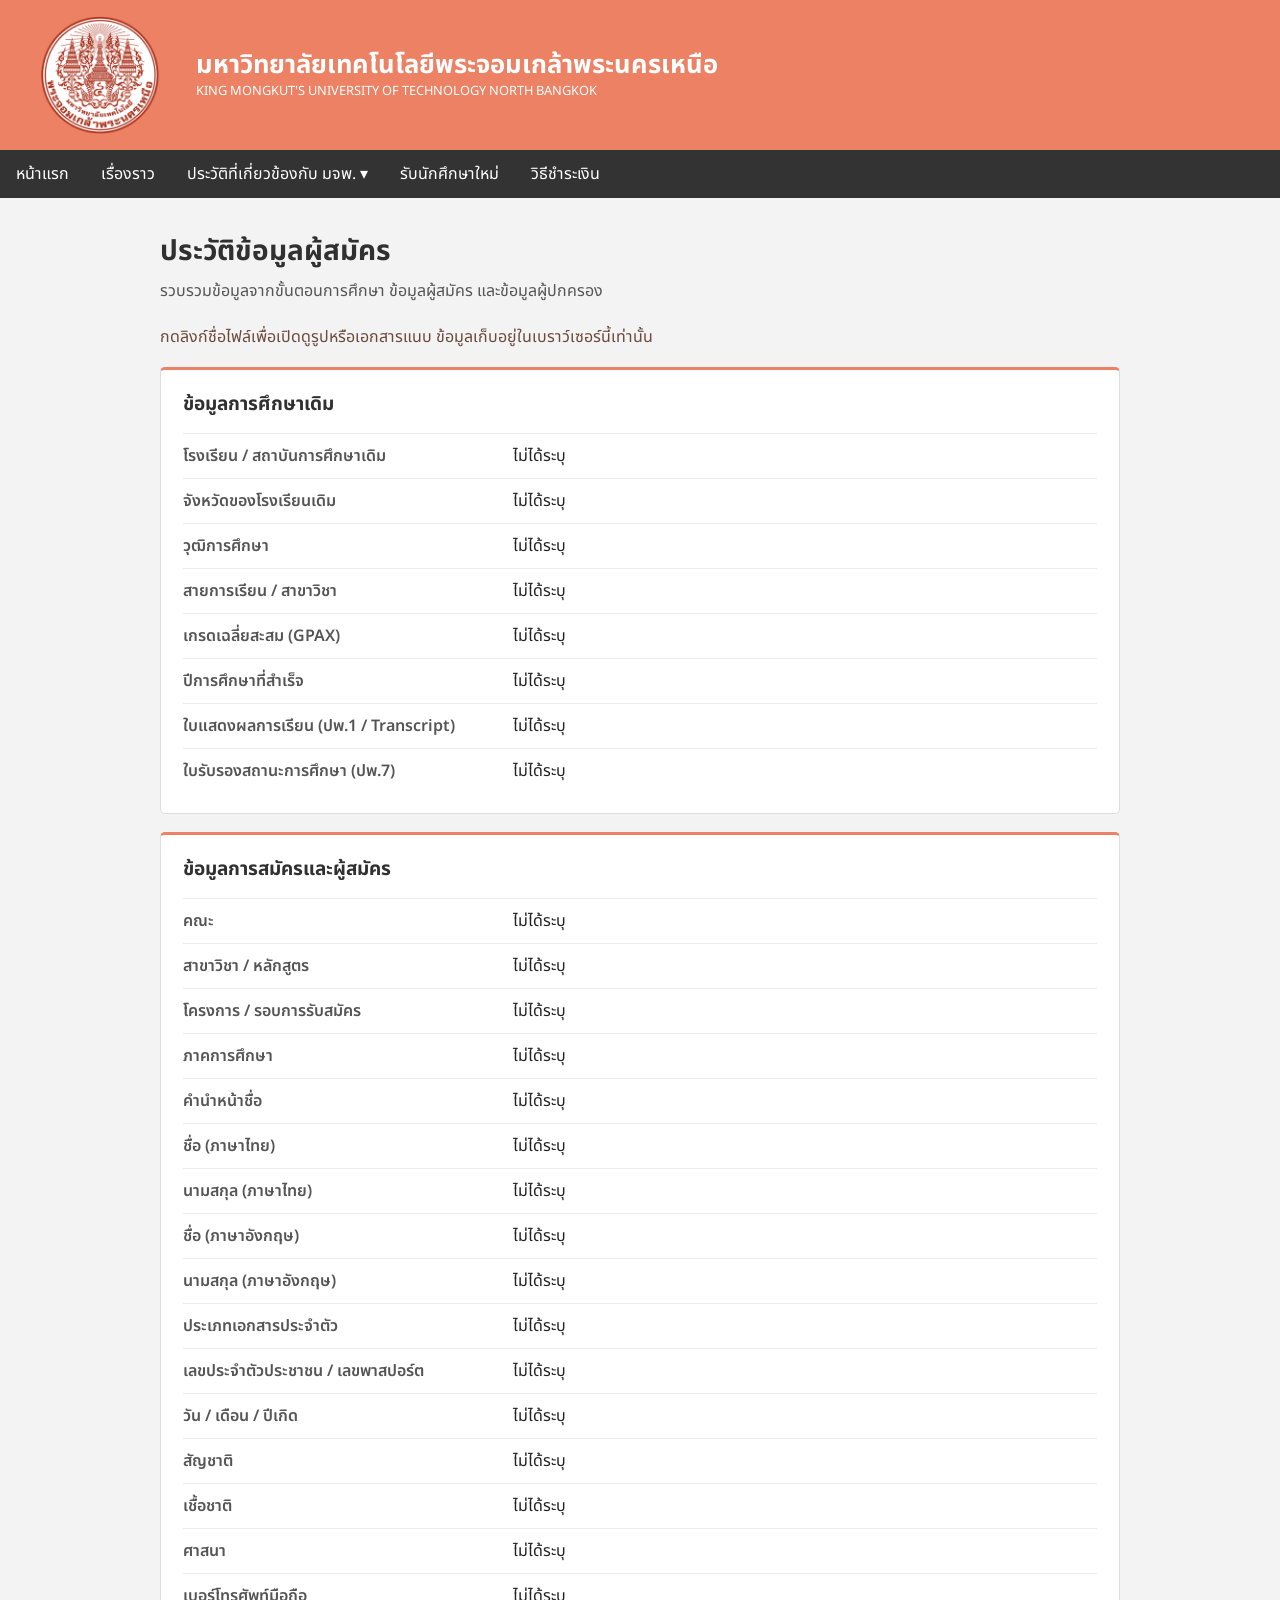
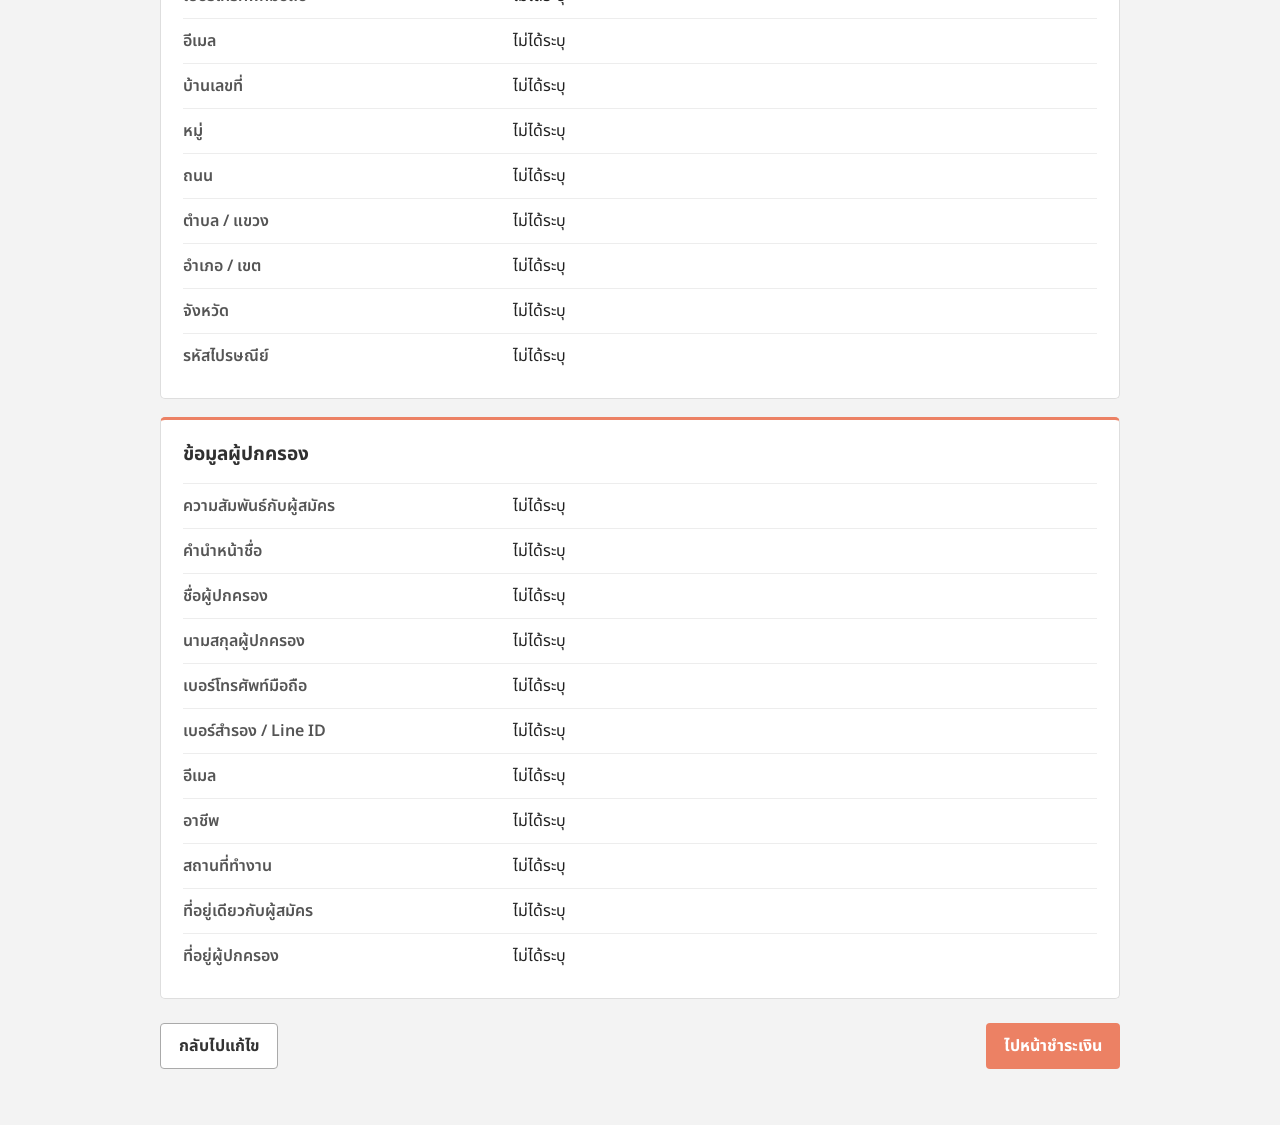
<file: project2/web/applicant-history.html>
<!DOCTYPE html>
<html lang="th">
<head>
    <meta charset="UTF-8">
    <meta name="viewport" content="width=device-width, initial-scale=1.0">
    <title>ประวัติข้อมูลผู้สมัคร | มจพ.</title>
    <link rel="stylesheet" href="../style/styec.css">
    <link rel="stylesheet" href="../style/media.css">
    <link rel="stylesheet" href="../style/form.css">
</head>
<body class="application-page">
    <header>
        <img src="../image/logo_kmutnb-(6).png" alt="ตรามหาวิทยาลัยเทคโนโลยีพระจอมเกล้าพระนครเหนือ">
        <div class="university-name">
            <h3>มหาวิทยาลัยเทคโนโลยีพระจอมเกล้าพระนครเหนือ</h3>
            <p>KING MONGKUT'S UNIVERSITY OF TECHNOLOGY NORTH BANGKOK</p>
        </div>
    </header>

    <nav aria-label="เมนูหลัก">
        <ul class="main-menu">
            <li><a href="../index.html">หน้าแรก</a></li>
            <li><a href="Organization.html">เรื่องราว</a></li>
            <li class="dropdown">
                <a href="#">ประวัติที่เกี่ยวข้องกับ มจพ. ▾</a>
                <ul class="dropdown-menu">
                    <li><a href="story.html">มจพ.กรุงเทพ</a></li>
                    <li><a href="story2.html">มจพ.ปราจีน</a></li>
                    <li><a href="story3.html">มจพ.ระยอง</a></li>
                </ul>
            </li>
            <li><a href="apply.html" aria-current="page">รับนักศึกษาใหม่</a></li>
            <li><a href="price.html">วิธีชำระเงิน</a></li>
        </ul>
    </nav>

    <main class="application-main">
        <div class="application-heading">
            <h1>ประวัติข้อมูลผู้สมัคร</h1>
            <p>รวบรวมข้อมูลจากขั้นตอนการศึกษา ข้อมูลผู้สมัคร และข้อมูลผู้ปกครอง</p>
        </div>

        <p class="summary-empty" id="summary-file-note">กดลิงก์ชื่อไฟล์เพื่อเปิดดูรูปหรือเอกสารแนบ ข้อมูลเก็บอยู่ในเบราว์เซอร์นี้เท่านั้น</p>
        <div class="application-summary" id="application-summary" aria-live="polite"></div>

        <div class="summary-actions">
            <a class="application-button application-button--secondary" href="apply3.html">กลับไปแก้ไข</a>
            <a class="application-button" href="price.html">ไปหน้าชำระเงิน</a>
        </div>
    </main>
    <dialog class="application-image-dialog" id="application-image-dialog" aria-labelledby="application-image-dialog-title">
        <div class="application-image-dialog-heading">
            <h2 id="application-image-dialog-title">ดูรูปภาพเอกสารแนบ</h2>
            <button class="application-button application-button--secondary" id="close-application-image" type="button">ปิด</button>
        </div>
        <img id="application-image-dialog-image" alt="">
        <p id="application-image-dialog-caption"></p>
    </dialog>
    <script src="../JS/from.js"></script>
</body>
</html>
</file>
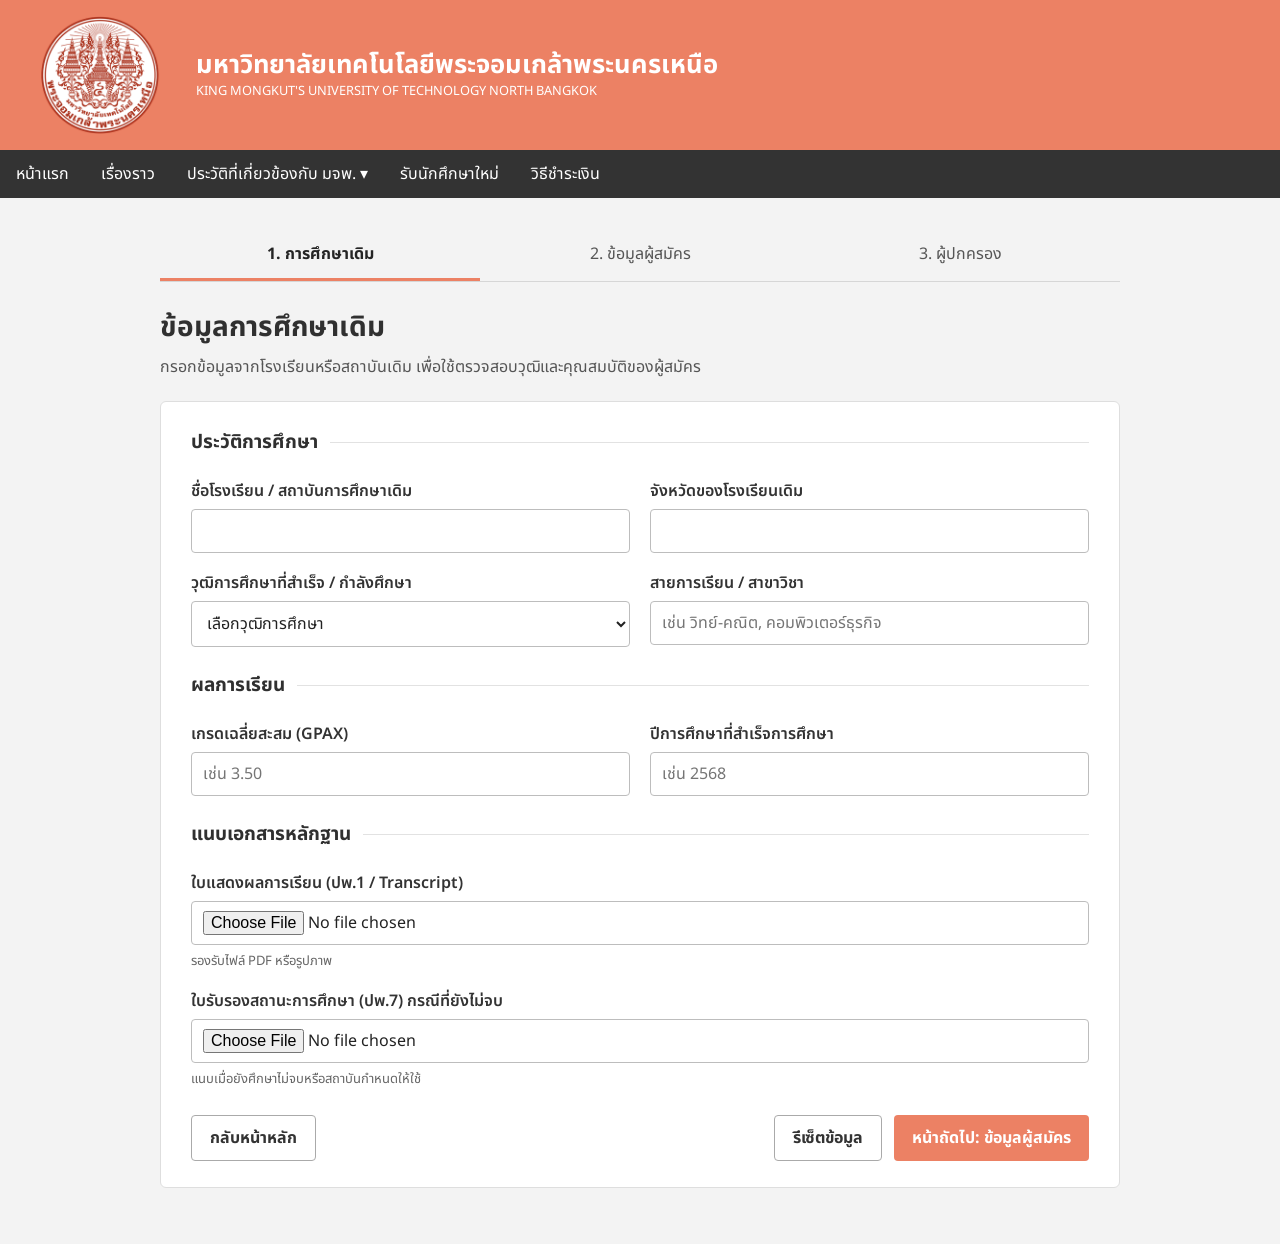
<file: project2/web/apply.html>
<!DOCTYPE html>
<html lang="th">
<head>
    <meta charset="UTF-8">
    <meta name="viewport" content="width=device-width, initial-scale=1.0">
    <title>ข้อมูลการศึกษาเดิม | มจพ.</title>
    <link rel="stylesheet" href="../style/styec.css">
    <link rel="stylesheet" href="../style/media.css">
    <link rel="stylesheet" href="../style/form.css">
</head>
<body class="application-page">
    <header>
        <img src="../image/logo_kmutnb-(6).png" alt="ตรามหาวิทยาลัยเทคโนโลยีพระจอมเกล้าพระนครเหนือ">
        <div class="university-name">
            <h3>มหาวิทยาลัยเทคโนโลยีพระจอมเกล้าพระนครเหนือ</h3>
            <p>KING MONGKUT'S UNIVERSITY OF TECHNOLOGY NORTH BANGKOK</p>
        </div>
    </header>

    <nav aria-label="เมนูหลัก">
        <ul class="main-menu">
            <li><a href="../index.html">หน้าแรก</a></li>
            <li><a href="Organization.html">เรื่องราว</a></li>
            <li class="dropdown">
                <a href="#">ประวัติที่เกี่ยวข้องกับ มจพ. ▾</a>
                <ul class="dropdown-menu">
                    <li><a href="story.html">มจพ.กรุงเทพ</a></li>
                    <li><a href="story2.html">มจพ.ปราจีน</a></li>
                    <li><a href="story3.html">มจพ.ระยอง</a></li>
                </ul>
            </li>
            <li><a href="apply.html" aria-current="page">รับนักศึกษาใหม่</a></li>
            <li><a href="price.html">วิธีชำระเงิน</a></li>
        </ul>
    </nav>

    <main class="application-main">
        <ol class="application-steps" aria-label="ลำดับการสมัคร">
            <li><a href="apply.html" aria-current="step">1. การศึกษาเดิม</a></li>
            <li><a href="apply2.html">2. ข้อมูลผู้สมัคร</a></li>
            <li><a href="apply3.html">3. ผู้ปกครอง</a></li>
        </ol>

        <div class="application-heading">
            <h1>ข้อมูลการศึกษาเดิม</h1>
            <p>กรอกข้อมูลจากโรงเรียนหรือสถาบันเดิม เพื่อใช้ตรวจสอบวุฒิและคุณสมบัติของผู้สมัคร</p>
        </div>

        <form class="application-form" method="post" enctype="multipart/form-data" data-application-step="education" data-next-page="apply2.html">
            <fieldset>
                <legend>ประวัติการศึกษา</legend>
                <div class="form-grid">
                    <div class="form-field">
                        <label for="previous-school">ชื่อโรงเรียน / สถาบันการศึกษาเดิม</label>
                        <input class="form-control" id="previous-school" name="previous_school" type="text" autocomplete="organization" required>
                    </div>
                    <div class="form-field">
                        <label for="school-province">จังหวัดของโรงเรียนเดิม</label>
                        <input class="form-control" id="school-province" name="school_province" type="text" required>
                    </div>
                    <div class="form-field">
                        <label for="qualification">วุฒิการศึกษาที่สำเร็จ / กำลังศึกษา</label>
                        <select class="form-control" id="qualification" name="qualification" required>
                            <option value="">เลือกวุฒิการศึกษา</option>
                            <option>กำลังศึกษา ม.6</option>
                            <option>ม.6</option>
                            <option>ปวช.</option>
                            <option>ปวส.</option>
                            <option>เทียบเท่า / อื่น ๆ</option>
                        </select>
                    </div>
                    <div class="form-field">
                        <label for="study-track">สายการเรียน / สาขาวิชา</label>
                        <input class="form-control" id="study-track" name="study_track" type="text" placeholder="เช่น วิทย์-คณิต, คอมพิวเตอร์ธุรกิจ" required>
                    </div>
                </div>
            </fieldset>

            <fieldset>
                <legend>ผลการเรียน</legend>
                <div class="form-grid">
                    <div class="form-field">
                        <label for="gpax">เกรดเฉลี่ยสะสม (GPAX)</label>
                        <input class="form-control" id="gpax" name="gpax" type="number" min="0" max="4" step="0.01" placeholder="เช่น 3.50" required>
                    </div>
                    <div class="form-field">
                        <label for="graduation-year">ปีการศึกษาที่สำเร็จการศึกษา</label>
                        <input class="form-control" id="graduation-year" name="graduation_year" type="number" min="2500" max="2600" step="1" placeholder="เช่น 2568" required>
                    </div>
                </div>
            </fieldset>

            <fieldset>
                <legend>แนบเอกสารหลักฐาน</legend>
                <div class="form-grid">
                    <div class="form-field form-field--full">
                        <label for="transcript">ใบแสดงผลการเรียน (ปพ.1 / Transcript)</label>
                        <input class="form-control" id="transcript" name="transcript" type="file" accept=".pdf,.jpg,.jpeg,.png" required>
                        <p class="form-hint">รองรับไฟล์ PDF หรือรูปภาพ</p>
                    </div>
                    <div class="form-field form-field--full">
                        <label for="enrollment-certificate">ใบรับรองสถานะการศึกษา (ปพ.7) กรณีที่ยังไม่จบ</label>
                        <input class="form-control" id="enrollment-certificate" name="enrollment_certificate" type="file" accept=".pdf,.jpg,.jpeg,.png">
                        <p class="form-hint">แนบเมื่อยังศึกษาไม่จบหรือสถาบันกำหนดให้ใช้</p>
                    </div>
                </div>
            </fieldset>

            <div class="application-actions">
                <a class="application-button application-button--secondary" href="../index.html">กลับหน้าหลัก</a>
                <div class="application-action-group">
                    <button class="application-button application-button--secondary" type="button" data-reset-application>รีเซ็ตข้อมูล</button>
                    <button class="application-button" type="submit">หน้าถัดไป: ข้อมูลผู้สมัคร</button>
                </div>
            </div>
        </form>
    </main>
    <script src="../JS/from.js"></script>
</body>
</html>
</file>
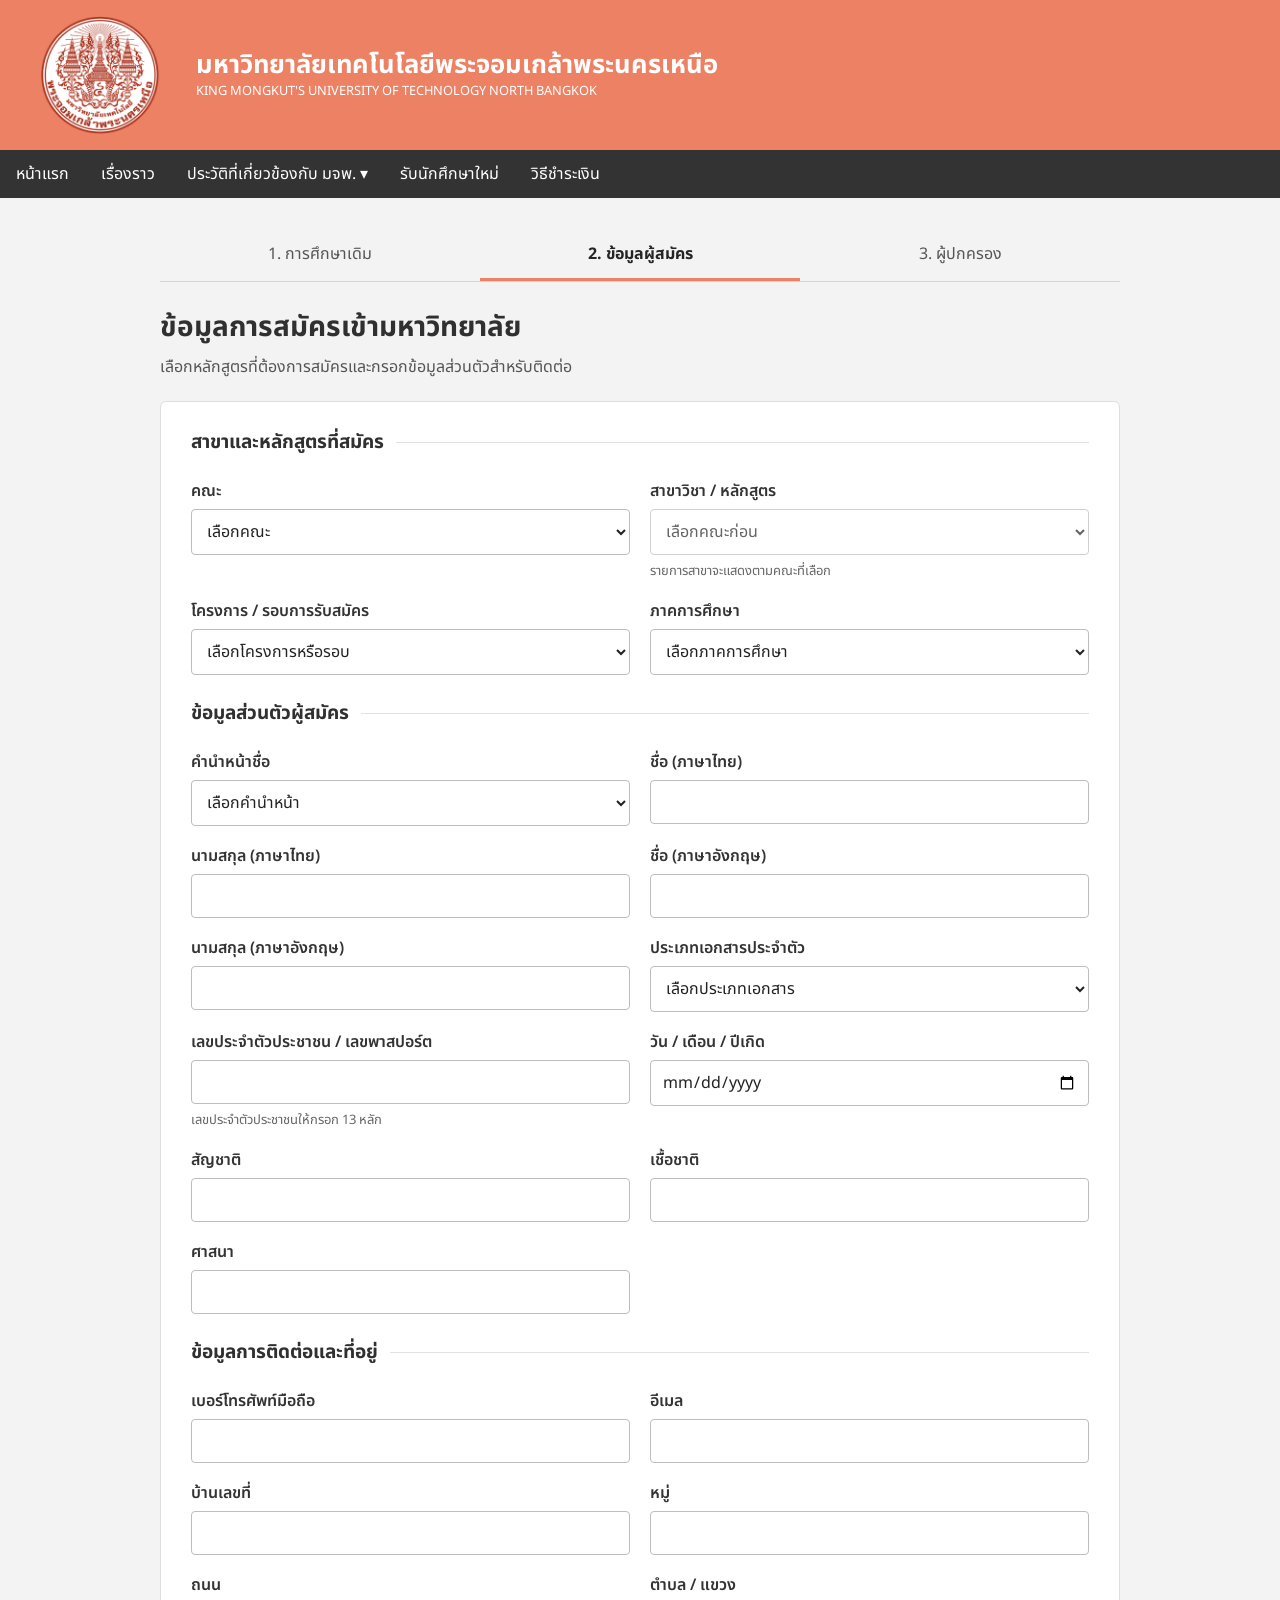
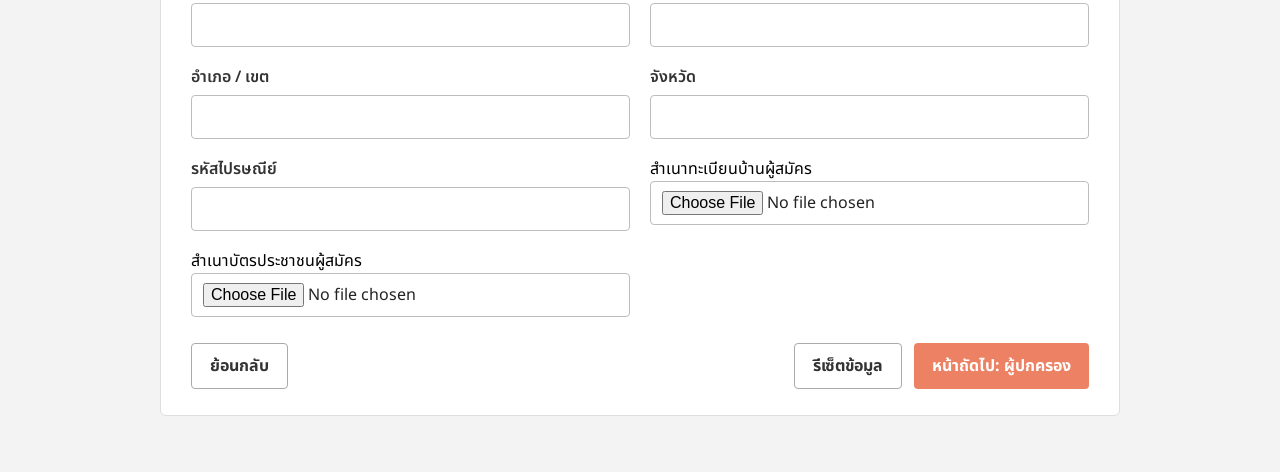
<file: project2/web/apply2.html>
<!DOCTYPE html>
<html lang="th">
<head>
	<meta charset="UTF-8">
	<meta name="viewport" content="width=device-width, initial-scale=1.0">
	<title>ข้อมูลการสมัครเข้ามหาวิทยาลัย | มจพ.</title>
	<link rel="stylesheet" href="../style/styec.css">
	<link rel="stylesheet" href="../style/media.css">
	<link rel="stylesheet" href="../style/form.css">
</head>
<body class="application-page">
	<header>
		<img src="../image/logo_kmutnb-(6).png" alt="ตรามหาวิทยาลัยเทคโนโลยีพระจอมเกล้าพระนครเหนือ">
		<div class="university-name">
			<h3>มหาวิทยาลัยเทคโนโลยีพระจอมเกล้าพระนครเหนือ</h3>
			<p>KING MONGKUT'S UNIVERSITY OF TECHNOLOGY NORTH BANGKOK</p>
		</div>
	</header>

	<nav aria-label="เมนูหลัก">
		<ul class="main-menu">
			<li><a href="../index.html">หน้าแรก</a></li>
			<li><a href="Organization.html">เรื่องราว</a></li>
			<li class="dropdown">
				<a href="#">ประวัติที่เกี่ยวข้องกับ มจพ. ▾</a>
				<ul class="dropdown-menu">
					<li><a href="story.html">มจพ.กรุงเทพ</a></li>
					<li><a href="story2.html">มจพ.ปราจีน</a></li>
					<li><a href="story3.html">มจพ.ระยอง</a></li>
				</ul>
			</li>
			<li><a href="apply.html" aria-current="page">รับนักศึกษาใหม่</a></li>
			<li><a href="price.html">วิธีชำระเงิน</a></li>
		</ul>
	</nav>

	<main class="application-main">
		<ol class="application-steps" aria-label="ลำดับการสมัคร">
			<li><a href="apply.html">1. การศึกษาเดิม</a></li>
			<li><a href="apply2.html" aria-current="step">2. ข้อมูลผู้สมัคร</a></li>
			<li><a href="apply3.html">3. ผู้ปกครอง</a></li>
		</ol>

		<div class="application-heading">
			<h1>ข้อมูลการสมัครเข้ามหาวิทยาลัย</h1>
			<p>เลือกหลักสูตรที่ต้องการสมัครและกรอกข้อมูลส่วนตัวสำหรับติดต่อ</p>
		</div>

		<form class="application-form" method="post" data-application-step="applicant" data-next-page="apply3.html">
			<fieldset>
				<legend>สาขาและหลักสูตรที่สมัคร</legend>
				<div class="form-grid">
					<div class="form-field">
						<label for="faculty">คณะ</label>
						<select class="form-control" id="faculty" name="faculty" required>
							<option value="">เลือกคณะ</option>
							<option value="industry-management">คณะเทคโนโลยีและการจัดการอุตสาหกรรม</option>
							<option value="business-service">คณะบริหารธุรกิจและอุตสาหกรรมบริการ</option>
							<option value="digital-agriculture">คณะอุตสาหกรรมเกษตรดิจิทัล</option>
						</select>
					</div>
					<div class="form-field">
						<label for="program">สาขาวิชา / หลักสูตร</label>
						<select class="form-control" id="program" name="program" required disabled>
							<option value="">เลือกคณะก่อน</option>
						</select>
						<p class="form-hint">รายการสาขาจะแสดงตามคณะที่เลือก</p>
					</div>
					<div class="form-field">
						<label for="admission-round">โครงการ / รอบการรับสมัคร</label>
						<select class="form-control" id="admission-round" name="admission_round" required>
							<option value="">เลือกโครงการหรือรอบ</option>
							<option>Portfolio</option>
							<option>โควตา</option>
							<option>รับตรง</option>
							<option>อื่น ๆ</option>
						</select>
					</div>
					<div class="form-field">
						<label for="study-session">ภาคการศึกษา</label>
						<select class="form-control" id="study-session" name="study_session" required>
							<option value="">เลือกภาคการศึกษา</option>
							<option>ภาคปกติ</option>
							<option>ภาคพิเศษ / เสาร์-อาทิตย์</option>
						</select>
					</div>
				</div>
			</fieldset>

			<fieldset>
				<legend>ข้อมูลส่วนตัวผู้สมัคร</legend>
				<div class="form-grid">
					<div class="form-field">
						<label for="prefix">คำนำหน้าชื่อ</label>
						<select class="form-control" id="prefix" name="prefix" required>
							<option value="">เลือกคำนำหน้า</option>
							<option>นาย</option>
							<option>นาง</option>
							<option>นางสาว</option>
							<option>อื่น ๆ</option>
						</select>
					</div>
					<div class="form-field">
						<label for="thai-first-name">ชื่อ (ภาษาไทย)</label>
						<input class="form-control" id="thai-first-name" name="thai_first_name" type="text" autocomplete="given-name" required>
					</div>
					<div class="form-field">
						<label for="thai-last-name">นามสกุล (ภาษาไทย)</label>
						<input class="form-control" id="thai-last-name" name="thai_last_name" type="text" autocomplete="family-name" required>
					</div>
					<div class="form-field">
						<label for="english-first-name">ชื่อ (ภาษาอังกฤษ)</label>
						<input class="form-control" id="english-first-name" name="english_first_name" type="text" autocomplete="given-name" required>
					</div>
					<div class="form-field">
						<label for="english-last-name">นามสกุล (ภาษาอังกฤษ)</label>
						<input class="form-control" id="english-last-name" name="english_last_name" type="text" autocomplete="family-name" required>
					</div>
					<div class="form-field">
						<label for="identity-type">ประเภทเอกสารประจำตัว</label>
						<select class="form-control" id="identity-type" name="identity_type" required>
							<option value="">เลือกประเภทเอกสาร</option>
							<option value="national-id">บัตรประจำตัวประชาชน</option>
							<option value="passport">หนังสือเดินทาง</option>
						</select>
					</div>
					<div class="form-field">
						<label for="identity-number">เลขประจำตัวประชาชน / เลขพาสปอร์ต</label>
						<input class="form-control" id="identity-number" name="identity_number" type="text" autocomplete="off" required>
						<p class="form-hint">เลขประจำตัวประชาชนให้กรอก 13 หลัก</p>
					</div>
					<div class="form-field">
						<label for="birth-date">วัน / เดือน / ปีเกิด</label>
						<input class="form-control" id="birth-date" name="birth_date" type="date" required>
					</div>
					<div class="form-field">
						<label for="nationality">สัญชาติ</label>
						<input class="form-control" id="nationality" name="nationality" type="text" required>
					</div>
					<div class="form-field">
						<label for="ethnicity">เชื้อชาติ</label>
						<input class="form-control" id="ethnicity" name="ethnicity" type="text" required>
					</div>
					<div class="form-field">
						<label for="religion">ศาสนา</label>
						<input class="form-control" id="religion" name="religion" type="text" required>
					</div>
				</div>
			</fieldset>

			<fieldset>
				<legend>ข้อมูลการติดต่อและที่อยู่</legend>
				<div class="form-grid">
					<div class="form-field">
						<label for="applicant-phone">เบอร์โทรศัพท์มือถือ</label>
						<input class="form-control" id="applicant-phone" name="applicant_phone" type="tel" autocomplete="tel" required>
					</div>
					<div class="form-field">
						<label for="applicant-email">อีเมล</label>
						<input class="form-control" id="applicant-email" name="applicant_email" type="email" autocomplete="email" required>
					</div>
					<div class="form-field">
						<label for="house-number">บ้านเลขที่</label>
						<input class="form-control" id="house-number" name="house_number" type="text" autocomplete="address-line1" required>
					</div>
					<div class="form-field">
						<label for="village-number">หมู่</label>
						<input class="form-control" id="village-number" name="village_number" type="text">
					</div>
					<div class="form-field">
						<label for="road">ถนน</label>
						<input class="form-control" id="road" name="road" type="text" autocomplete="address-line2">
					</div>
					<div class="form-field">
						<label for="subdistrict">ตำบล / แขวง</label>
						<input class="form-control" id="subdistrict" name="subdistrict" type="text" required>
					</div>
					<div class="form-field">
						<label for="district">อำเภอ / เขต</label>
						<input class="form-control" id="district" name="district" type="text" required>
					</div>
					<div class="form-field">
						<label for="province">จังหวัด</label>
						<input class="form-control" id="province" name="province" type="text" autocomplete="address-level1" required>
					</div>
					<div class="form-field">
						<label for="postal-code">รหัสไปรษณีย์</label>
						<input class="form-control" id="postal-code" name="postal_code" type="text" inputmode="numeric" autocomplete="postal-code" pattern="[0-9]{5}" maxlength="5" required>
					</div>
					<div>
						<label for="applicant-house-registration-copy">สำเนาทะเบียนบ้านผู้สมัคร</label>
						<input class="form-control" id="applicant-house-registration-copy" name="applicant_house_registration_copy" type="file" accept=".pdf,.jpg,.jpeg,.png" required>
					</div>
					<div>
						<label for="applicant-identity-copy">สำเนาบัตรประชาชนผู้สมัคร</label>
						<input class="form-control" id="applicant-identity-copy" name="applicant_identity_copy" type="file" accept=".pdf,.jpg,.jpeg,.png" required>
					</div>
				</div>
			</fieldset>

			<div class="application-actions">
				<a class="application-button application-button--secondary" href="apply.html">ย้อนกลับ</a>
				<div class="application-action-group">
					<button class="application-button application-button--secondary" type="button" data-reset-application>รีเซ็ตข้อมูล</button>
					<button class="application-button" type="submit">หน้าถัดไป: ผู้ปกครอง</button>
				</div>
			</div>
		</form>
	</main>
	<script src="../JS/apply2.js"></script>
	<script src="../JS/from.js"></script>
</body>
</html>
</file>
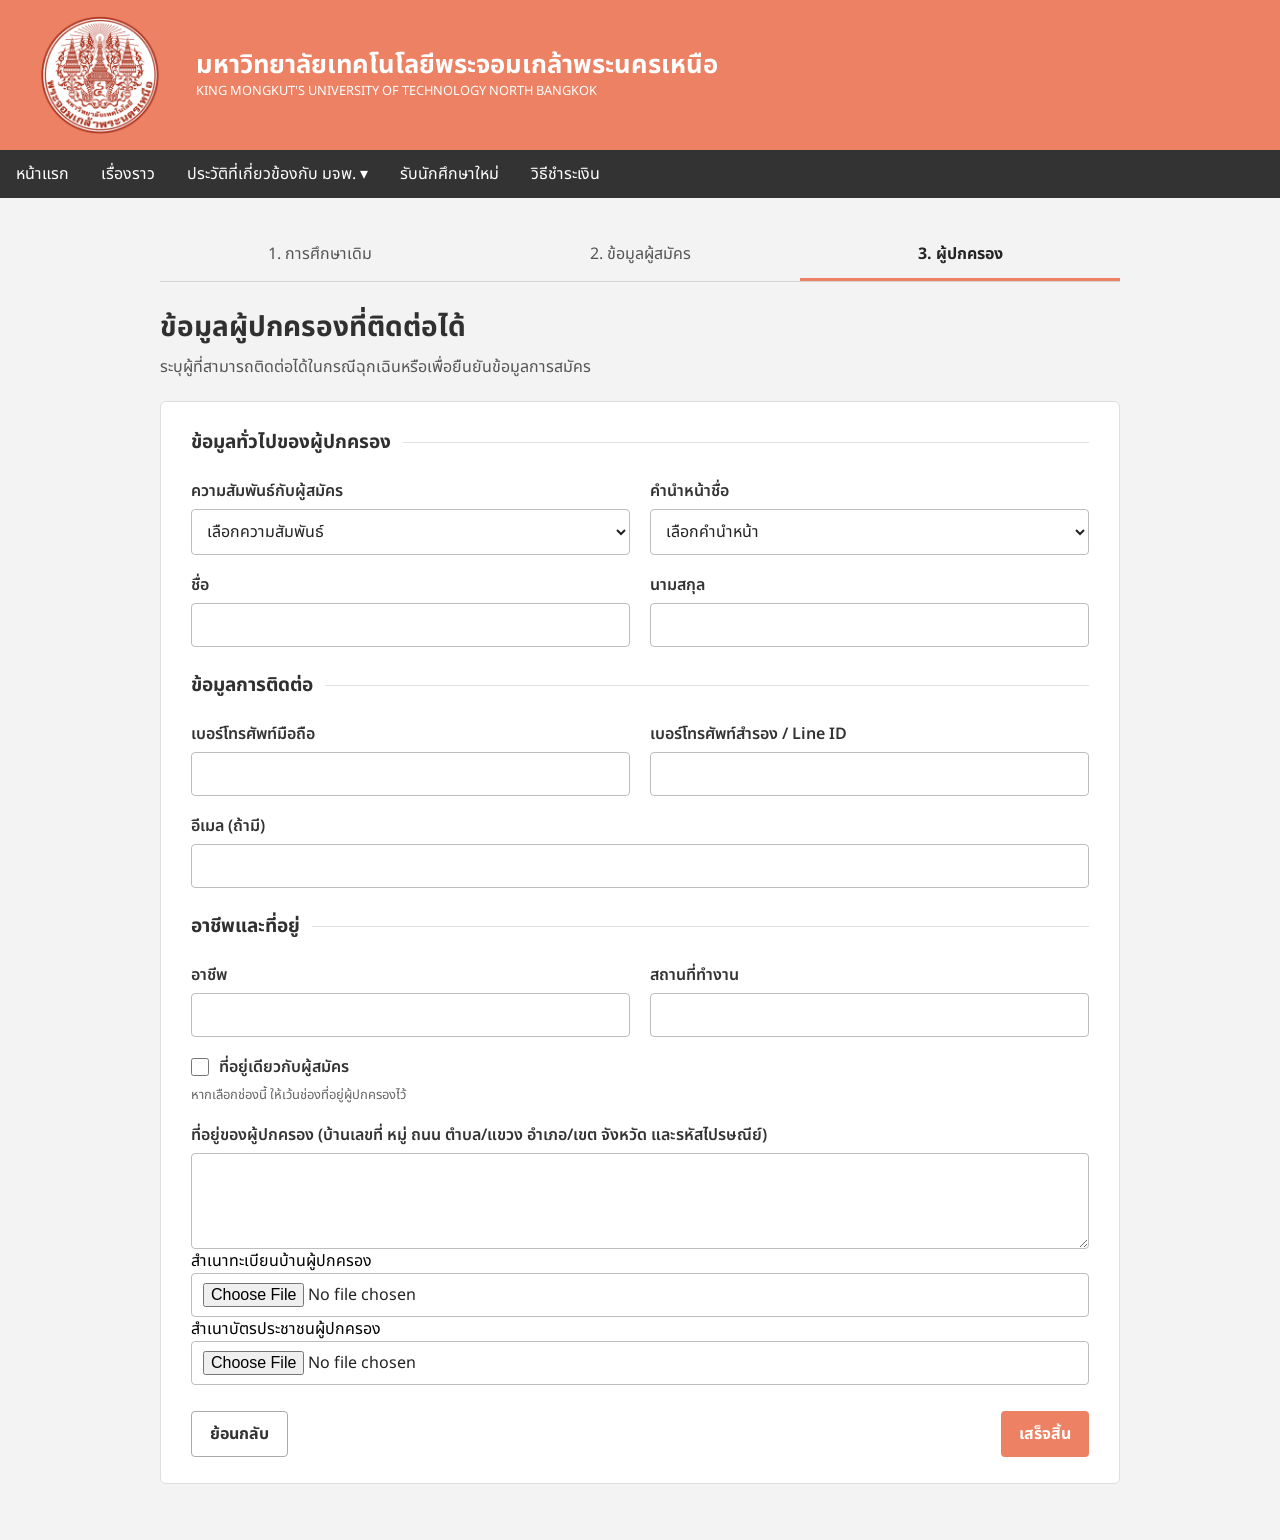
<file: project2/web/apply3.html>
<!DOCTYPE html>
<html lang="th">
<head>
	<meta charset="UTF-8">
	<meta name="viewport" content="width=device-width, initial-scale=1.0">
	<title>ข้อมูลผู้ปกครอง | มจพ.</title>
	<link rel="stylesheet" href="../style/styec.css">
	<link rel="stylesheet" href="../style/media.css">
	<link rel="stylesheet" href="../style/form.css">
</head>
<body class="application-page">
	<header>
		<img src="../image/logo_kmutnb-(6).png" alt="ตรามหาวิทยาลัยเทคโนโลยีพระจอมเกล้าพระนครเหนือ">
		<div class="university-name">
			<h3>มหาวิทยาลัยเทคโนโลยีพระจอมเกล้าพระนครเหนือ</h3>
			<p>KING MONGKUT'S UNIVERSITY OF TECHNOLOGY NORTH BANGKOK</p>
		</div>
	</header>

	<nav aria-label="เมนูหลัก">
		<ul class="main-menu">
			<li><a href="../index.html">หน้าแรก</a></li>
			<li><a href="Organization.html">เรื่องราว</a></li>
			<li class="dropdown">
				<a href="#">ประวัติที่เกี่ยวข้องกับ มจพ. ▾</a>
				<ul class="dropdown-menu">
					<li><a href="story.html">มจพ.กรุงเทพ</a></li>
					<li><a href="story2.html">มจพ.ปราจีน</a></li>
					<li><a href="story3.html">มจพ.ระยอง</a></li>
				</ul>
			</li>
			<li><a href="apply.html" aria-current="page">รับนักศึกษาใหม่</a></li>
			<li><a href="price.html">วิธีชำระเงิน</a></li>
		</ul>
	</nav>

	<main class="application-main">
		<ol class="application-steps" aria-label="ลำดับการสมัคร">
			<li><a href="apply.html">1. การศึกษาเดิม</a></li>
			<li><a href="apply2.html">2. ข้อมูลผู้สมัคร</a></li>
			<li><a href="apply3.html" aria-current="step">3. ผู้ปกครอง</a></li>
		</ol>

		<div class="application-heading">
			<h1>ข้อมูลผู้ปกครองที่ติดต่อได้</h1>
			<p>ระบุผู้ที่สามารถติดต่อได้ในกรณีฉุกเฉินหรือเพื่อยืนยันข้อมูลการสมัคร</p>
		</div>

		<form class="application-form" method="post" data-application-step="guardian" data-next-page="applicant-history.html">
			<fieldset>
				<legend>ข้อมูลทั่วไปของผู้ปกครอง</legend>
				<div class="form-grid">
					<div class="form-field">
						<label for="guardian-relationship">ความสัมพันธ์กับผู้สมัคร</label>
						<select class="form-control" id="guardian-relationship" name="guardian_relationship" required>
							<option value="">เลือกความสัมพันธ์</option>
							<option>บิดา</option>
							<option>มารดา</option>
							<option>ผู้ปกครอง</option>
							<option>ญาติ</option>
							<option>อื่น ๆ</option>
						</select>
					</div>
					<div class="form-field">
						<label for="guardian-prefix">คำนำหน้าชื่อ</label>
						<select class="form-control" id="guardian-prefix" name="guardian_prefix" required>
							<option value="">เลือกคำนำหน้า</option>
							<option>นาย</option>
							<option>นาง</option>
							<option>นางสาว</option>
							<option>อื่น ๆ</option>
						</select>
					</div>
					<div class="form-field">
						<label for="guardian-first-name">ชื่อ</label>
						<input class="form-control" id="guardian-first-name" name="guardian_first_name" type="text" autocomplete="given-name" required>
					</div>
					<div class="form-field">
						<label for="guardian-last-name">นามสกุล</label>
						<input class="form-control" id="guardian-last-name" name="guardian_last_name" type="text" autocomplete="family-name" required>
					</div>
				</div>
			</fieldset>

			<fieldset>
				<legend>ข้อมูลการติดต่อ</legend>
				<div class="form-grid">
					<div class="form-field">
						<label for="guardian-phone">เบอร์โทรศัพท์มือถือ</label>
						<input class="form-control" id="guardian-phone" name="guardian_phone" type="tel" autocomplete="tel" required>
					</div>
					<div class="form-field">
						<label for="guardian-alternative">เบอร์โทรศัพท์สำรอง / Line ID</label>
						<input class="form-control" id="guardian-alternative" name="guardian_alternative_contact" type="text">
					</div>
					<div class="form-field form-field--full">
						<label for="guardian-email">อีเมล (ถ้ามี)</label>
						<input class="form-control" id="guardian-email" name="guardian_email" type="email" autocomplete="email">
					</div>
				</div>
			</fieldset>

			<fieldset>
				<legend>อาชีพและที่อยู่</legend>
				<div class="form-grid">
					<div class="form-field">
						<label for="guardian-occupation">อาชีพ</label>
						<input class="form-control" id="guardian-occupation" name="guardian_occupation" type="text" required>
					</div>
					<div class="form-field">
						<label for="guardian-workplace">สถานที่ทำงาน</label>
						<input class="form-control" id="guardian-workplace" name="guardian_workplace" type="text">
					</div>
					<div class="form-field form-field--full">
						<label class="form-checkbox" for="guardian-same-address">
							<input id="guardian-same-address" name="guardian_same_address" type="checkbox" value="yes">
							<span>ที่อยู่เดียวกับผู้สมัคร</span>
						</label>
						<p class="form-hint">หากเลือกช่องนี้ ให้เว้นช่องที่อยู่ผู้ปกครองไว้</p>
					</div>
					<div class="form-field form-field--full">
						<label for="guardian-address">ที่อยู่ของผู้ปกครอง (บ้านเลขที่ หมู่ ถนน ตำบล/แขวง อำเภอ/เขต จังหวัด และรหัสไปรษณีย์)</label>
						<textarea class="form-control" id="guardian-address" name="guardian_address" autocomplete="street-address"></textarea>
					</div>
				</div>
				<div>
					<label for="guardian-house-registration-copy">สำเนาทะเบียนบ้านผู้ปกครอง</label>
					<input class="form-control" id="guardian-house-registration-copy" name="guardian_house_registration_copy" type="file" accept=".pdf,.jpg,.jpeg,.png" required>
				</div>
                <div>
					<label for="guardian-identity-copy">สำเนาบัตรประชาชนผู้ปกครอง</label>
					<input class="form-control" id="guardian-identity-copy" name="guardian_identity_copy" type="file" accept=".pdf,.jpg,.jpeg,.png" required>
				</div>
                    
			</fieldset>

			<div class="application-actions">
				<a class="application-button application-button--secondary" href="apply2.html">ย้อนกลับ</a>
				<button class="application-button" type="submit">เสร็จสิ้น</button>
			</div>
		</form>
	</main>
	<script src="../JS/from.js"></script>
</body>
</html>
</file>
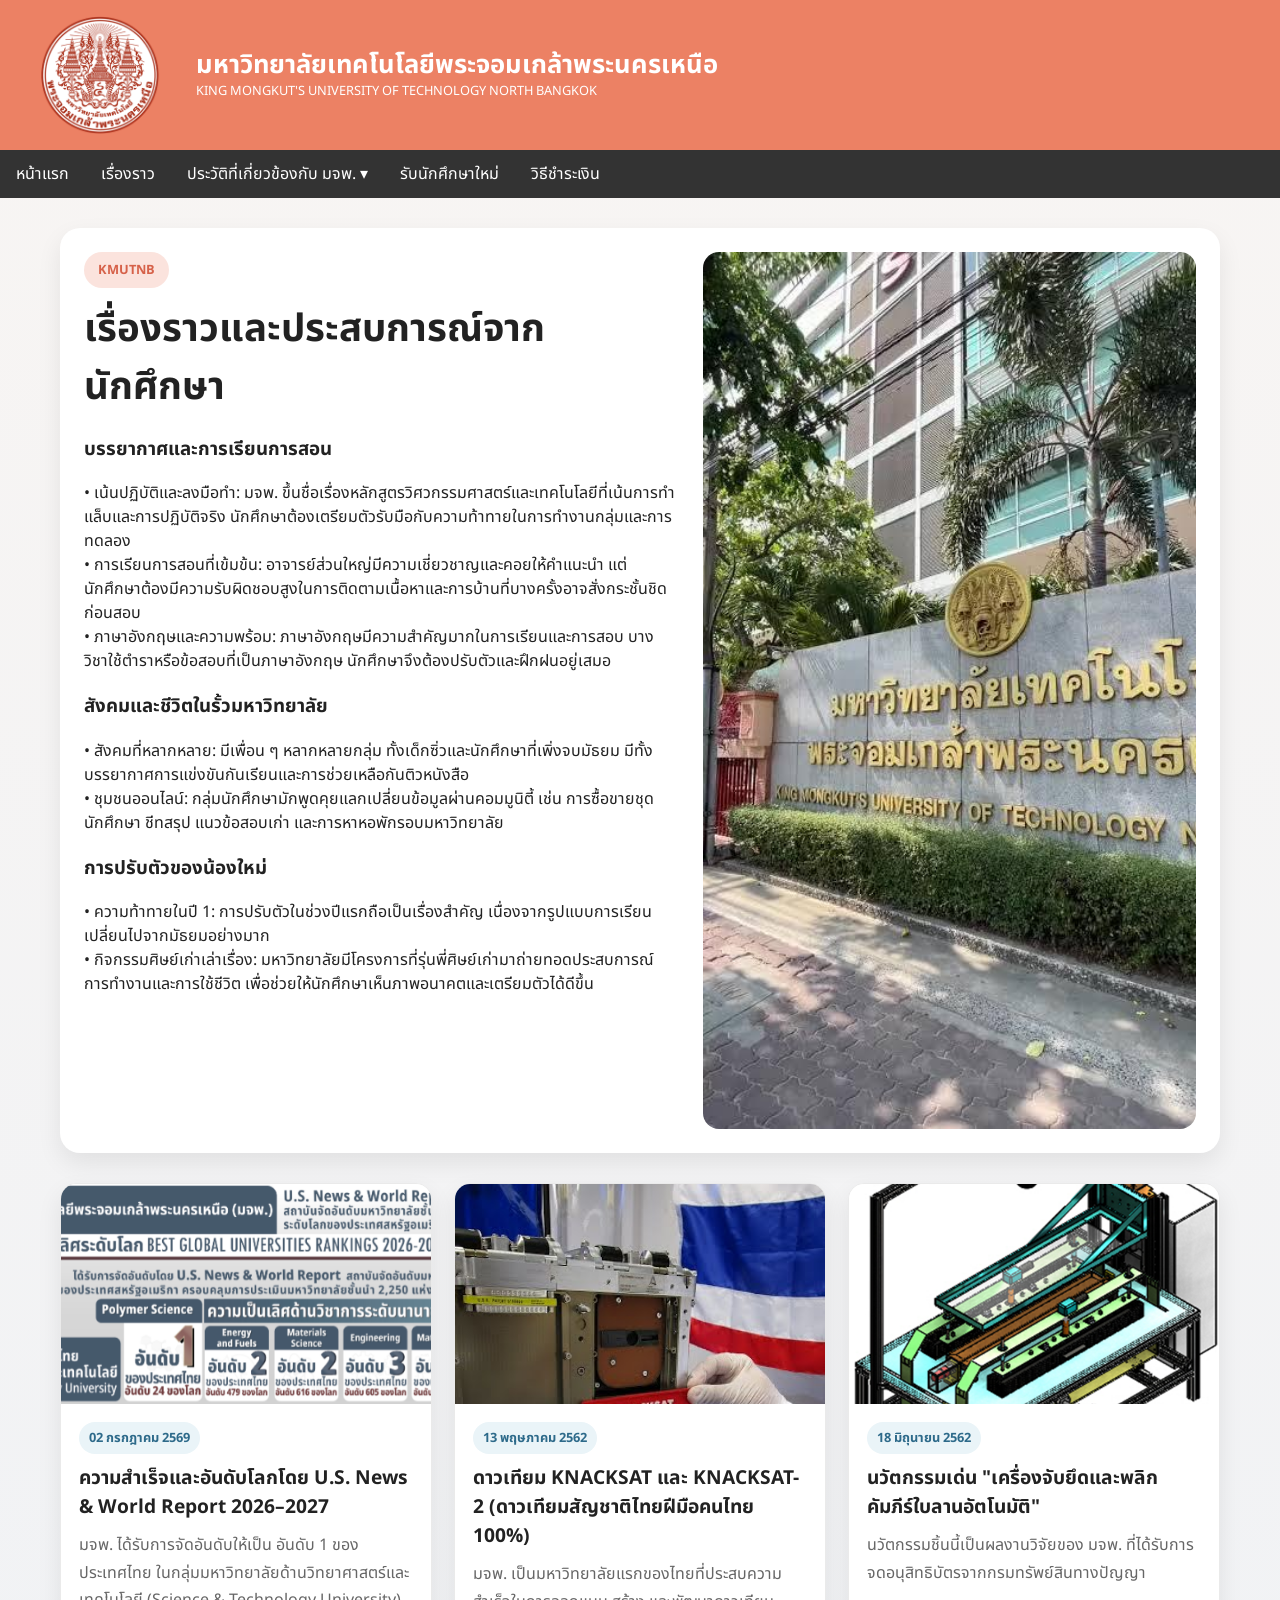
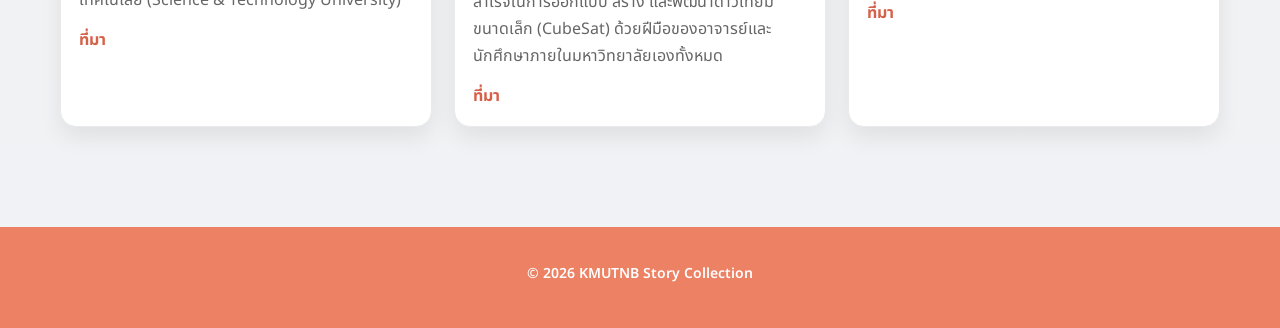
<file: project2/web/Organization.html>
<!DOCTYPE html>
<html lang="en">
<head>
    <meta charset="UTF-8">
    <meta name="viewport" content="width=device-width, initial-scale=1.0">
    <title>Document</title>
</head>
<body>
    <!DOCTYPE html>
<html lang="th">
<head>
    <meta charset="UTF-8">
    <meta name="viewport" content="width=device-width, initial-scale=1.0">
    <title>Story | KMUTNB</title>
    <link rel="stylesheet" href="../style/story.css">
    <link rel="stylesheet" href="../style/styec.css">
    <link rel="stylesheet" href="../style/media.css">
</head>
<body>
     <header>
        <img src="../image/logo_kmutnb-(6).png" alt="">
        <div class="university-name">
            <h3>มหาวิทยาลัยเทคโนโลยีพระจอมเกล้าพระนครเหนือ</h3>
            <p>KING MONGKUT'S UNIVERSITY OF TECHNOLOGY NORTH BANGKOK</p>
        </div>
    </header>

    <nav>
    <ul class="main-menu">
        <li><a href="../index.html">หน้าแรก</a></li>
        <li><a href="../web/Organization.html">เรื่องราว</a></li>
        <li class="dropdown">
            <a href="#">ประวัติที่เกี่ยวข้องกับ มจพ. ▾</a>
            <ul class="dropdown-menu">
                <li><a href="story.html">มจพ.กรุงเทพ</a></li>
                <li><a href="story2.html">มจพ.ปราจีน</a></li>
                <li><a href="story3.html">มจพ.ระยอง</a></li>

            </ul>
        </li>
        <li><a href="apply.html">รับนักศึกษาใหม่</a></li>
        <li><a href="price.html" aria-current="page">วิธีชำระเงิน</a></li>
    </ul>
</nav>

    <main class="story-page">
        <section class="hero-story">
            <div class="hero-text">
                <span class="badge">KMUTNB</span>
                <h2>เรื่องราวและประสบการณ์จากนักศึกษา</h2>
                <p><h3>บรรยากาศและการเรียนการสอน</h3>
                    • เน้นปฏิบัติและลงมือทำ: มจพ. ขึ้นชื่อเรื่องหลักสูตรวิศวกรรมศาสตร์และเทคโนโลยีที่เน้นการทำแล็บและการปฏิบัติจริง นักศึกษาต้องเตรียมตัวรับมือกับความท้าทายในการทำงานกลุ่มและการทดลอง<br>
                    • การเรียนการสอนที่เข้มข้น: อาจารย์ส่วนใหญ่มีความเชี่ยวชาญและคอยให้คำแนะนำ แต่นักศึกษาต้องมีความรับผิดชอบสูงในการติดตามเนื้อหาและการบ้านที่บางครั้งอาจสั่งกระชั้นชิดก่อนสอบ<br>
                    • ภาษาอังกฤษและความพร้อม: ภาษาอังกฤษมีความสำคัญมากในการเรียนและการสอบ บางวิชาใช้ตำราหรือข้อสอบที่เป็นภาษาอังกฤษ นักศึกษาจึงต้องปรับตัวและฝึกฝนอยู่เสมอ  
                </p>
                <p><h3>สังคมและชีวิตในรั้วมหาวิทยาลัย</h3>
                    • สังคมที่หลากหลาย: มีเพื่อน ๆ หลากหลายกลุ่ม ทั้งเด็กซิ่วและนักศึกษาที่เพิ่งจบมัธยม มีทั้งบรรยากาศการแข่งขันกันเรียนและการช่วยเหลือกันติวหนังสือ<br>
                    • ชุมชนออนไลน์: กลุ่มนักศึกษามักพูดคุยแลกเปลี่ยนข้อมูลผ่านคอมมูนิตี้ เช่น การซื้อขายชุดนักศึกษา ชีทสรุป แนวข้อสอบเก่า และการหาหอพักรอบมหาวิทยาลัย
                </p>
                <p><h3>การปรับตัวของน้องใหม่</h3>
                    • ความท้าทายในปี 1: การปรับตัวในช่วงปีแรกถือเป็นเรื่องสำคัญ เนื่องจากรูปแบบการเรียนเปลี่ยนไปจากมัธยมอย่างมาก<br>
                    • กิจกรรมศิษย์เก่าเล่าเรื่อง: มหาวิทยาลัยมีโครงการที่รุ่นพี่ศิษย์เก่ามาถ่ายทอดประสบการณ์การทำงานและการใช้ชีวิต เพื่อช่วยให้นักศึกษาเห็นภาพอนาคตและเตรียมตัวได้ดีขึ้น
                </p>
            </div>
            <div class="hero-card">
                <img src="../image/images.jpg" alt="กิจกรรมหลัก">
            </div>
        </section>

        <section class="story-grid">
            <article class="story-card">
                <img src="../image/Screenshot 2026-10-01 170742.png" alt="story 1">
                <div class="story-content">
                    <span class="meta">02 กรกฎาคม 2569</span>
                    <h3>ความสำเร็จและอันดับโลกโดย U.S. News & World Report 2026–2027</h3>
                    <p>มจพ. ได้รับการจัดอันดับให้เป็น อันดับ 1 ของประเทศไทย ในกลุ่มมหาวิทยาลัยด้านวิทยาศาสตร์และเทคโนโลยี (Science & Technology University)</p>
                    <a href="https://www.kmutnb.ac.th/news/university-news/%E0%B8%A1%E0%B8%88%E0%B8%9E-%E0%B8%A2%E0%B8%99%E0%B8%AB%E0%B8%99%E0%B8%87!-%E0%B8%84%E0%B8%A7%E0%B8%B2%E0%B8%AD%E0%B8%99%E0%B8%94%E0%B8%9A-1-%E0%B8%A1%E0%B8%AB%E0%B8%B2%E2%80%99%E0%B8%A5%E0%B8%A2%E0%B8%AA%E0%B8%B2%E0%B8%A2%E0%B8%A7%E0%B8%97%E0%B8%A2-%E0%B9%80%E0%B8%97%E0%B8%84%E0%B9%82%E0%B8%99%E0%B8%AF.aspx">ที่มา</a>
                </div>
            </article>

            <article class="story-card">
                <img src="../image/integration4.jpg" alt="story 2">
                <div class="story-content">
                    <span class="meta">13 พฤษภาคม 2562</span>
                    <h3>ดาวเทียม KNACKSAT และ KNACKSAT-2 (ดาวเทียมสัญชาติไทยฝีมือคนไทย 100%)</h3>
                    <p>มจพ. เป็นมหาวิทยาลัยแรกของไทยที่ประสบความสำเร็จในการออกแบบ สร้าง และพัฒนาดาวเทียมขนาดเล็ก (CubeSat) ด้วยฝีมือของอาจารย์และนักศึกษาภายในมหาวิทยาลัยเองทั้งหมด</p>
                    <a href="https://www.kmutnb.ac.th/research-and-academic/outstanding-research/research-article/5011.aspx">ที่มา</a>
                </div>
            </article>

            <article class="story-card">
                <img src="../image/71.png" alt="story 3">
                <div class="story-content">
                    <span class="meta">18 มิถุนายน 2562</span>
                    <h3>นวัตกรรมเด่น "เครื่องจับยึดและพลิกคัมภีร์ใบลานอัตโนมัติ"</h3>
                    <p>นวัตกรรมชิ้นนี้เป็นผลงานวิจัยของ มจพ. ที่ได้รับการ จดอนุสิทธิบัตรจากกรมทรัพย์สินทางปัญญา</p>
                    <a href="https://www.kmutnb.ac.th/research-and-academic/outstanding-research/research-article/5082.aspx">ที่มา</a>
                </div>
            </article>
        </section>
    </main>

    <footer class="site-footer">
        <p>© 2026 KMUTNB Story Collection</p>
    </footer>
</body>
</html>

</body>
</html>
</file>
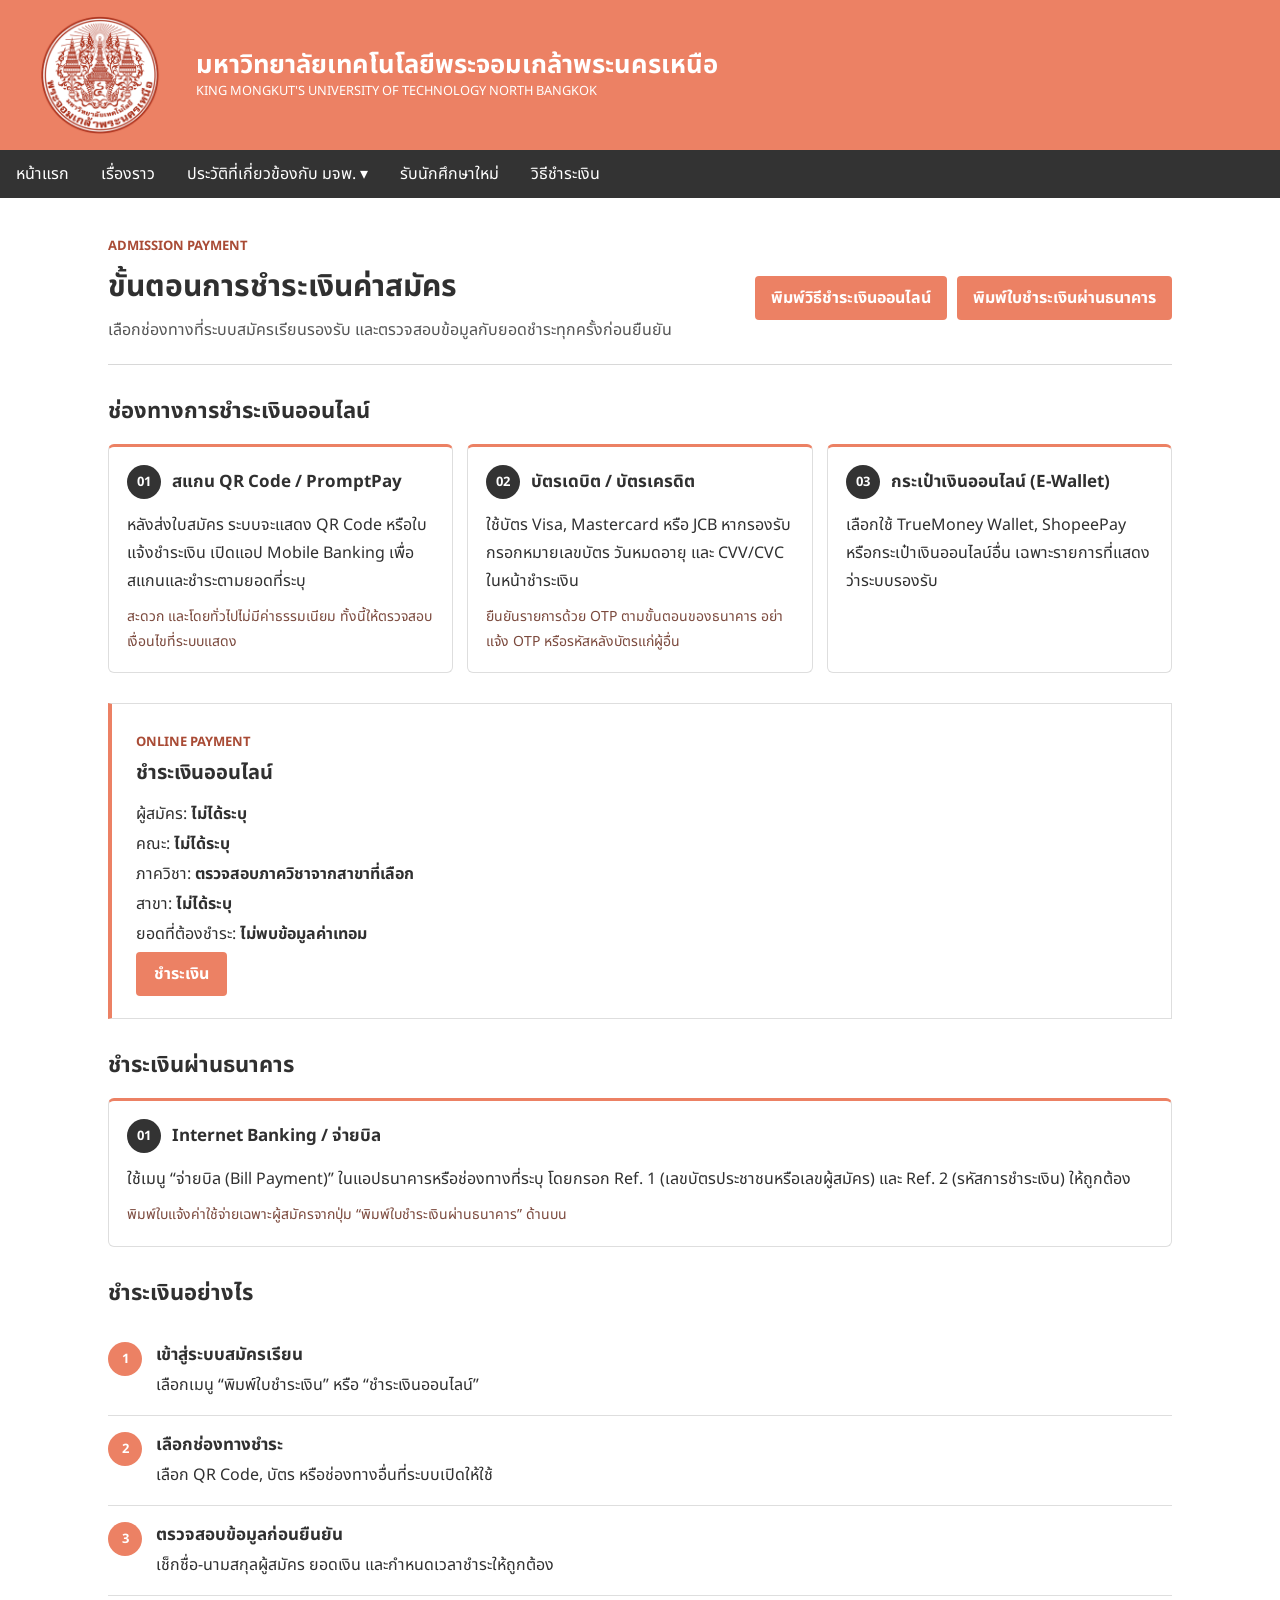
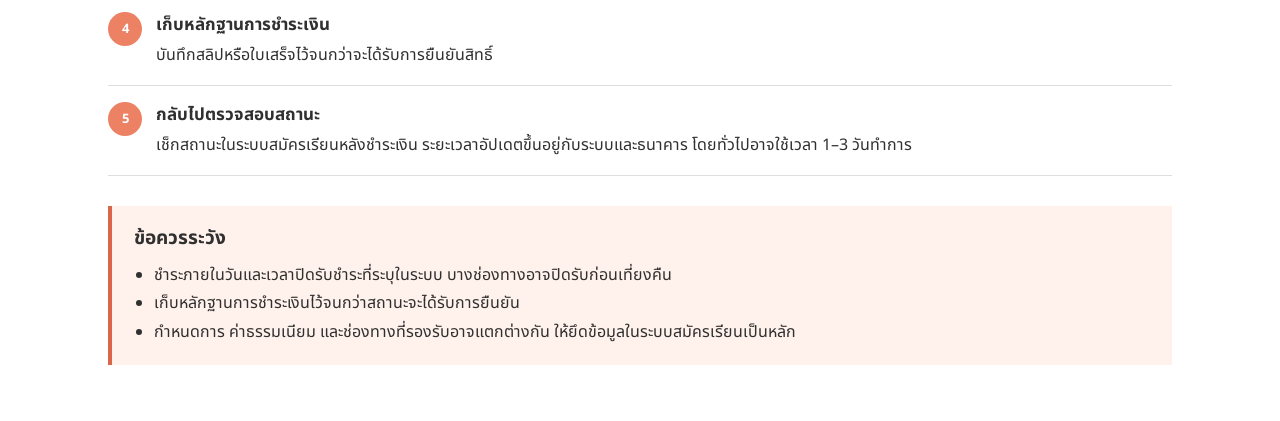
<file: project2/web/price.html>
<!DOCTYPE html>
<html lang="th">
<head>
	<meta charset="UTF-8">
	<meta name="viewport" content="width=device-width, initial-scale=1.0">
	<title>ขั้นตอนการชำระเงิน | มจพ.</title>
	<link rel="stylesheet" href="../style/styec.css">
	<link rel="stylesheet" href="../style/media.css">
	<link rel="stylesheet" href="../style/form.css">
</head>
<body class="payment-page">
	 <header>
        <img src="../image/logo_kmutnb-(6).png" alt="">
        <div class="university-name">
            <h3>มหาวิทยาลัยเทคโนโลยีพระจอมเกล้าพระนครเหนือ</h3>
            <p>KING MONGKUT'S UNIVERSITY OF TECHNOLOGY NORTH BANGKOK</p>
        </div>
    </header>

    <nav>
        <ul class="main-menu">
			<li><a href="../index.html">หน้าแรก</a></li>
            <li><a href="../web/Organization.html">เรื่องราว</a></li>
            <li class="dropdown">
                <a href="#">ประวัติที่เกี่ยวข้องกับ มจพ. ▾</a>
                <ul class="dropdown-menu">
                    <li><a href="story.html">มจพ.กรุงเทพ</a></li>
                    <li><a href="story2.html">มจพ.ปราจีน</a></li>
                    <li><a href="story3.html">มจพ.ระยอง</a></li>

                </ul>
            </li>
            <li><a href="apply.html">รับนักศึกษาใหม่</a></li>
            <li><a href="price.html" aria-current="page">วิธีชำระเงิน</a></li>
        </ul>
    </nav>

	<main class="payment-main">
		<div class="payment-intro">
			<div class="payment-intro-copy">
				<p class="payment-eyebrow">ADMISSION PAYMENT</p>
				<h1>ขั้นตอนการชำระเงินค่าสมัคร</h1>
				<p>เลือกช่องทางที่ระบบสมัครเรียนรองรับ และตรวจสอบข้อมูลกับยอดชำระทุกครั้งก่อนยืนยัน</p>
			</div>
			<div class="payment-print-actions">
				<button class="payment-print-button" id="print-online-payment" type="button">พิมพ์วิธีชำระเงินออนไลน์</button>
				<a class="payment-print-button" href="summary.html?print=bank">พิมพ์ใบชำระเงินผ่านธนาคาร</a>
			</div>
		</div>

		<section class="payment-receipt online-payment-breakdown" aria-labelledby="online-receipt-title" hidden>
			<div class="payment-receipt-brand">
				<img class="receipt-logo" src="../image/logo_kmutnb-(6).png" alt="ตรามหาวิทยาลัยเทคโนโลยีพระจอมเกล้าพระนครเหนือ">
				<div>
					<h2>มหาวิทยาลัยเทคโนโลยีพระจอมเกล้าพระนครเหนือ</h2>
					<p lang="en">KING MONGKUT'S UNIVERSITY OF TECHNOLOGY NORTH BANGKOK</p>
				</div>
			</div>
			<h2 id="online-receipt-title">ใบแจ้งชำระเงินออนไลน์</h2>
			<table class="payment-receipt-table">
				<tbody id="online-payment-breakdown"></tbody>
			</table>
			<p class="payment-receipt-note">ใบแจ้งนี้เป็นข้อมูลจำลอง โปรดตรวจสอบยอดและรายละเอียดในระบบรับสมัครก่อนชำระเงินจริง</p>
		</section>

		<section class="payment-section online-payment-guide" aria-labelledby="payment-methods-title">
			<h2 class="payment-section-title" id="payment-methods-title">ช่องทางการชำระเงินออนไลน์</h2>
			<div class="payment-methods">
				<article class="payment-method">
					<div class="payment-method-heading">
						<span class="payment-method-number">01</span>
						<h3>สแกน QR Code / PromptPay</h3>
					</div>
					<p>หลังส่งใบสมัคร ระบบจะแสดง QR Code หรือใบแจ้งชำระเงิน เปิดแอป Mobile Banking เพื่อสแกนและชำระตามยอดที่ระบุ</p>
					<p class="payment-method-note">สะดวก และโดยทั่วไปไม่มีค่าธรรมเนียม ทั้งนี้ให้ตรวจสอบเงื่อนไขที่ระบบแสดง</p>
				</article>

				<article class="payment-method">
					<div class="payment-method-heading">
						<span class="payment-method-number">02</span>
						<h3>บัตรเดบิต / บัตรเครดิต</h3>
					</div>
					<p>ใช้บัตร Visa, Mastercard หรือ JCB หากรองรับ กรอกหมายเลขบัตร วันหมดอายุ และ CVV/CVC ในหน้าชำระเงิน</p>
					<p class="payment-method-note">ยืนยันรายการด้วย OTP ตามขั้นตอนของธนาคาร อย่าแจ้ง OTP หรือรหัสหลังบัตรแก่ผู้อื่น</p>
				</article>

				<article class="payment-method">
					<div class="payment-method-heading">
						<span class="payment-method-number">03</span>
						<h3>กระเป๋าเงินออนไลน์ (E-Wallet)</h3>
					</div>
					<p>เลือกใช้ TrueMoney Wallet, ShopeePay หรือกระเป๋าเงินออนไลน์อื่น เฉพาะรายการที่แสดงว่าระบบรองรับ</p>
				</article>

			</div>
		</section>

		<section class="online-payment-action" aria-labelledby="online-payment-action-title">
			<p class="payment-eyebrow">ONLINE PAYMENT</p>
			<h2 id="online-payment-action-title">ชำระเงินออนไลน์</h2>
			<p>ผู้สมัคร: <strong id="online-payment-name">ไม่ได้ระบุ</strong></p>
			<p>คณะ: <strong id="online-payment-faculty">ไม่ได้ระบุ</strong></p>
			<p>ภาควิชา: <strong id="online-payment-department">ไม่ได้ระบุ</strong></p>
			<p>สาขา: <strong id="online-payment-program">ไม่ได้ระบุ</strong></p>
			<p>ยอดที่ต้องชำระ: <strong id="online-payment-amount">ไม่พบข้อมูลค่าเทอม</strong></p>
			<button class="application-button" id="start-online-payment" type="button" aria-expanded="false" aria-controls="online-qr-panel">ชำระเงิน</button>
			<div class="online-qr-panel" id="online-qr-panel" hidden>
				<h3 id="online-qr-title" tabindex="-1">สแกน QR Code เพื่อชำระเงิน</h3>
				<img src="../image/qrcode_408420010_be83c16d4e8a852d6fabfd80141ddff8.png" alt="QR Code สำหรับชำระเงินจำลอง">
				<p>ผู้สมัคร: <strong id="online-qr-name">ไม่ได้ระบุ</strong></p>
				<p>คณะ: <strong id="online-qr-faculty">ไม่ได้ระบุ</strong></p>
				<p>ภาควิชา: <strong id="online-qr-department">ไม่ได้ระบุ</strong></p>
				<p>สาขา: <strong id="online-qr-program">ไม่ได้ระบุ</strong></p>
				<p>ยอดที่ต้องชำระ: <strong id="online-qr-amount">ไม่พบข้อมูลค่าเทอม</strong></p>
				<p class="mock-payment-note">การชำระเงินนี้เป็นการจำลอง ไม่มีการตัดเงินจริง</p>
				<button class="application-button" id="online-complete-payment" type="button">ชำระเงินเสร็จสิ้น</button>
			</div>
		</section>

		<section class="payment-section bank-payment-guide" aria-labelledby="bank-payment-guide-title">
			<h2 class="payment-section-title" id="bank-payment-guide-title">ชำระเงินผ่านธนาคาร</h2>
			<article class="payment-method">
				<div class="payment-method-heading">
					<span class="payment-method-number">01</span>
					<h3>Internet Banking / จ่ายบิล</h3>
				</div>
				<p>ใช้เมนู “จ่ายบิล (Bill Payment)” ในแอปธนาคารหรือช่องทางที่ระบุ โดยกรอก Ref. 1 (เลขบัตรประชาชนหรือเลขผู้สมัคร) และ Ref. 2 (รหัสการชำระเงิน) ให้ถูกต้อง</p>
				<p class="payment-method-note">พิมพ์ใบแจ้งค่าใช้จ่ายเฉพาะผู้สมัครจากปุ่ม “พิมพ์ใบชำระเงินผ่านธนาคาร” ด้านบน</p>
			</article>
		</section>

		<section class="payment-section online-payment-guide" aria-labelledby="payment-steps-title">
			<h2 class="payment-section-title" id="payment-steps-title">ชำระเงินอย่างไร</h2>
			<ol class="payment-steps">
				<li>
					<span class="payment-step-number">1</span>
					<div><h3>เข้าสู่ระบบสมัครเรียน</h3><p>เลือกเมนู “พิมพ์ใบชำระเงิน” หรือ “ชำระเงินออนไลน์”</p></div>
				</li>
				<li>
					<span class="payment-step-number">2</span>
					<div><h3>เลือกช่องทางชำระ</h3><p>เลือก QR Code, บัตร หรือช่องทางอื่นที่ระบบเปิดให้ใช้</p></div>
				</li>
				<li>
					<span class="payment-step-number">3</span>
					<div><h3>ตรวจสอบข้อมูลก่อนยืนยัน</h3><p>เช็กชื่อ-นามสกุลผู้สมัคร ยอดเงิน และกำหนดเวลาชำระให้ถูกต้อง</p></div>
				</li>
				<li>
					<span class="payment-step-number">4</span>
					<div><h3>เก็บหลักฐานการชำระเงิน</h3><p>บันทึกสลิปหรือใบเสร็จไว้จนกว่าจะได้รับการยืนยันสิทธิ์</p></div>
				</li>
				<li>
					<span class="payment-step-number">5</span>
					<div><h3>กลับไปตรวจสอบสถานะ</h3><p>เช็กสถานะในระบบสมัครเรียนหลังชำระเงิน ระยะเวลาอัปเดตขึ้นอยู่กับระบบและธนาคาร โดยทั่วไปอาจใช้เวลา 1–3 วันทำการ</p></div>
				</li>
			</ol>
		</section>

		<aside class="payment-notice" aria-labelledby="payment-notice-title">
			<h2 id="payment-notice-title">ข้อควรระวัง</h2>
			<ul>
				<li>ชำระภายในวันและเวลาปิดรับชำระที่ระบุในระบบ บางช่องทางอาจปิดรับก่อนเที่ยงคืน</li>
				<li>เก็บหลักฐานการชำระเงินไว้จนกว่าสถานะจะได้รับการยืนยัน</li>
				<li>กำหนดการ ค่าธรรมเนียม และช่องทางที่รองรับอาจแตกต่างกัน ให้ยึดข้อมูลในระบบสมัครเรียนเป็นหลัก</li>
			</ul>
		</aside>
	</main>
	<section class="payment-success-screen" id="payment-success-screen" role="dialog" aria-modal="true" aria-labelledby="payment-success-title" hidden>
		<div class="payment-success-content">
			<span class="payment-success-check" aria-hidden="true">✓</span>
			<h1 id="payment-success-title" tabindex="-1">ชำระเสร็จสิ้น</h1>
			<p>การชำระเงินนี้เป็นการจำลอง ไม่มีการตัดเงินจริง</p>
			<p>กำลังกลับหน้าหลักใน <strong id="payment-countdown">3</strong> วินาที</p>
		</div>
	</section>
	<script src="../JS/from.js"></script>
	<script>
		document.querySelector("#print-online-payment")?.addEventListener("click", () => {
			const onlineReceipt = document.querySelector(".online-payment-breakdown");
			onlineReceipt.hidden = false;
			document.body.classList.add("print-online-payment");
			window.print();
			document.body.classList.remove("print-online-payment");
			onlineReceipt.hidden = true;
		});
	</script>
</body>
</html>
</file>
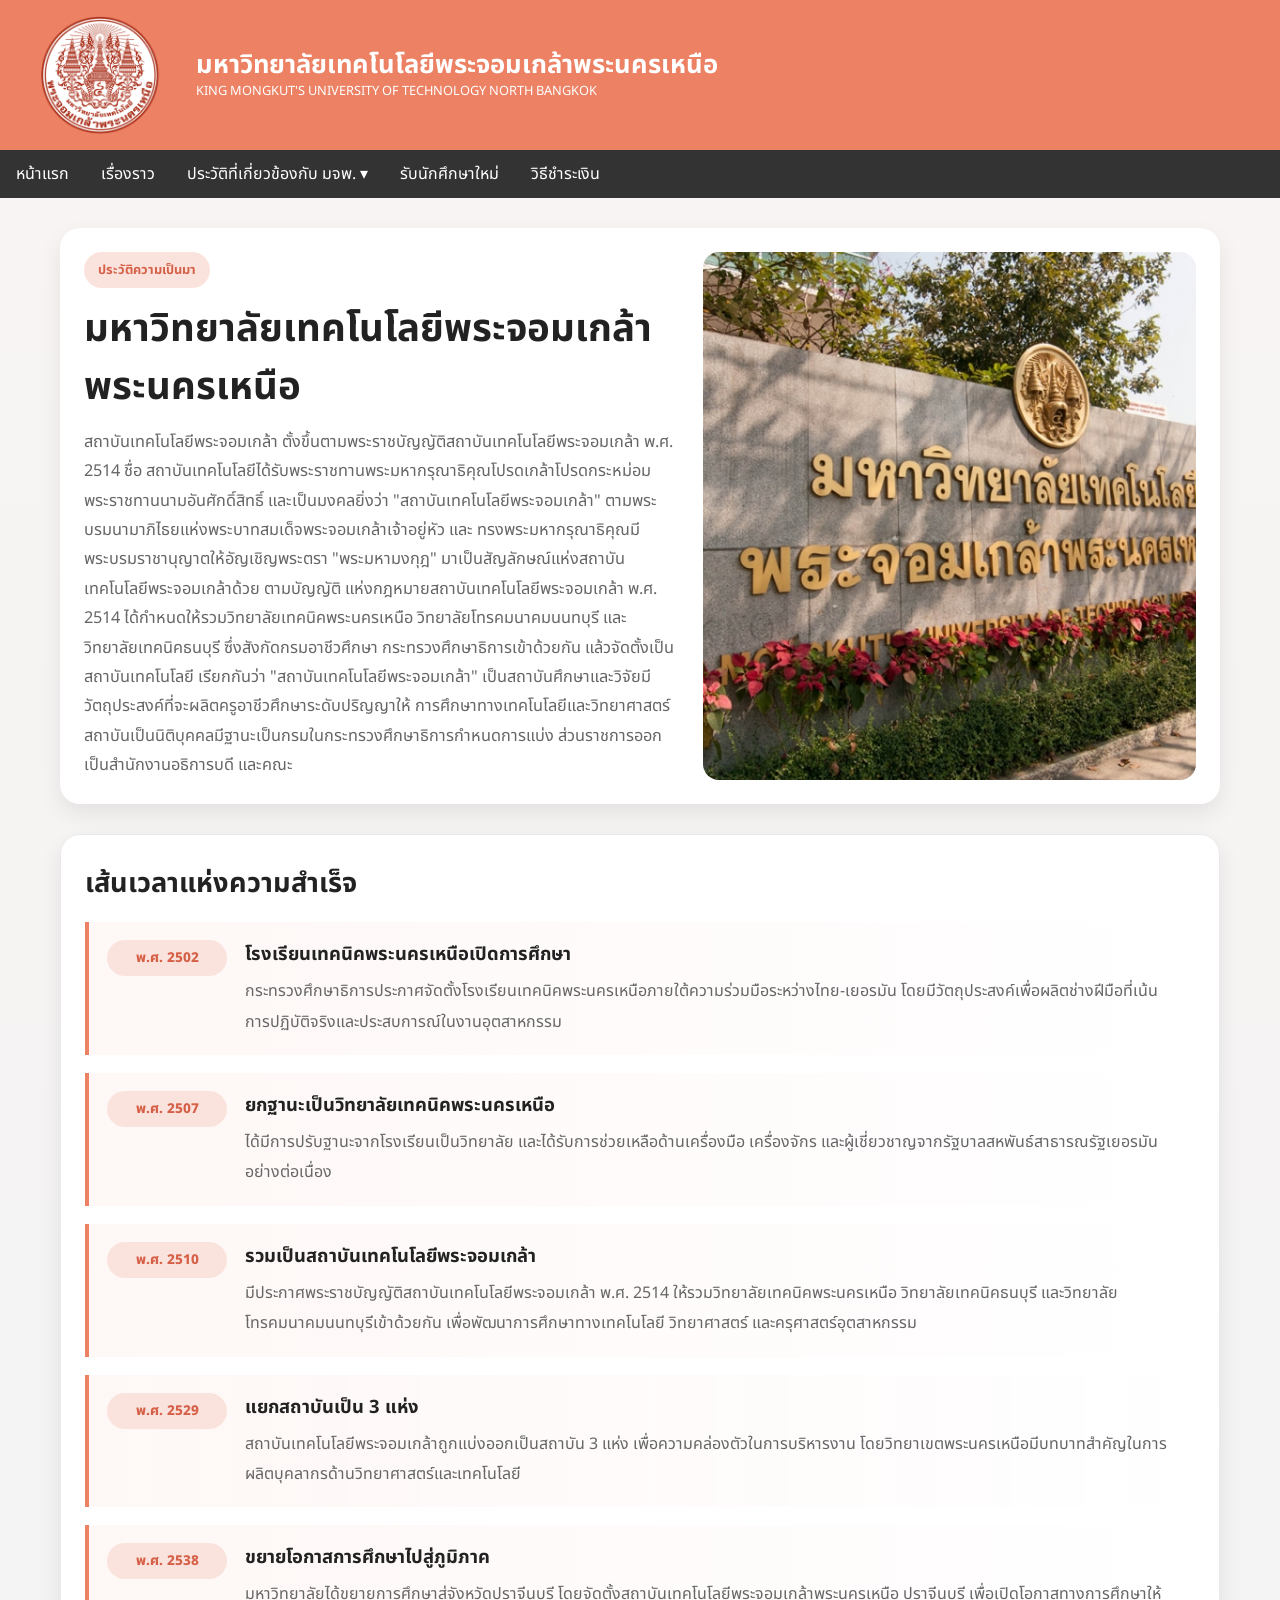
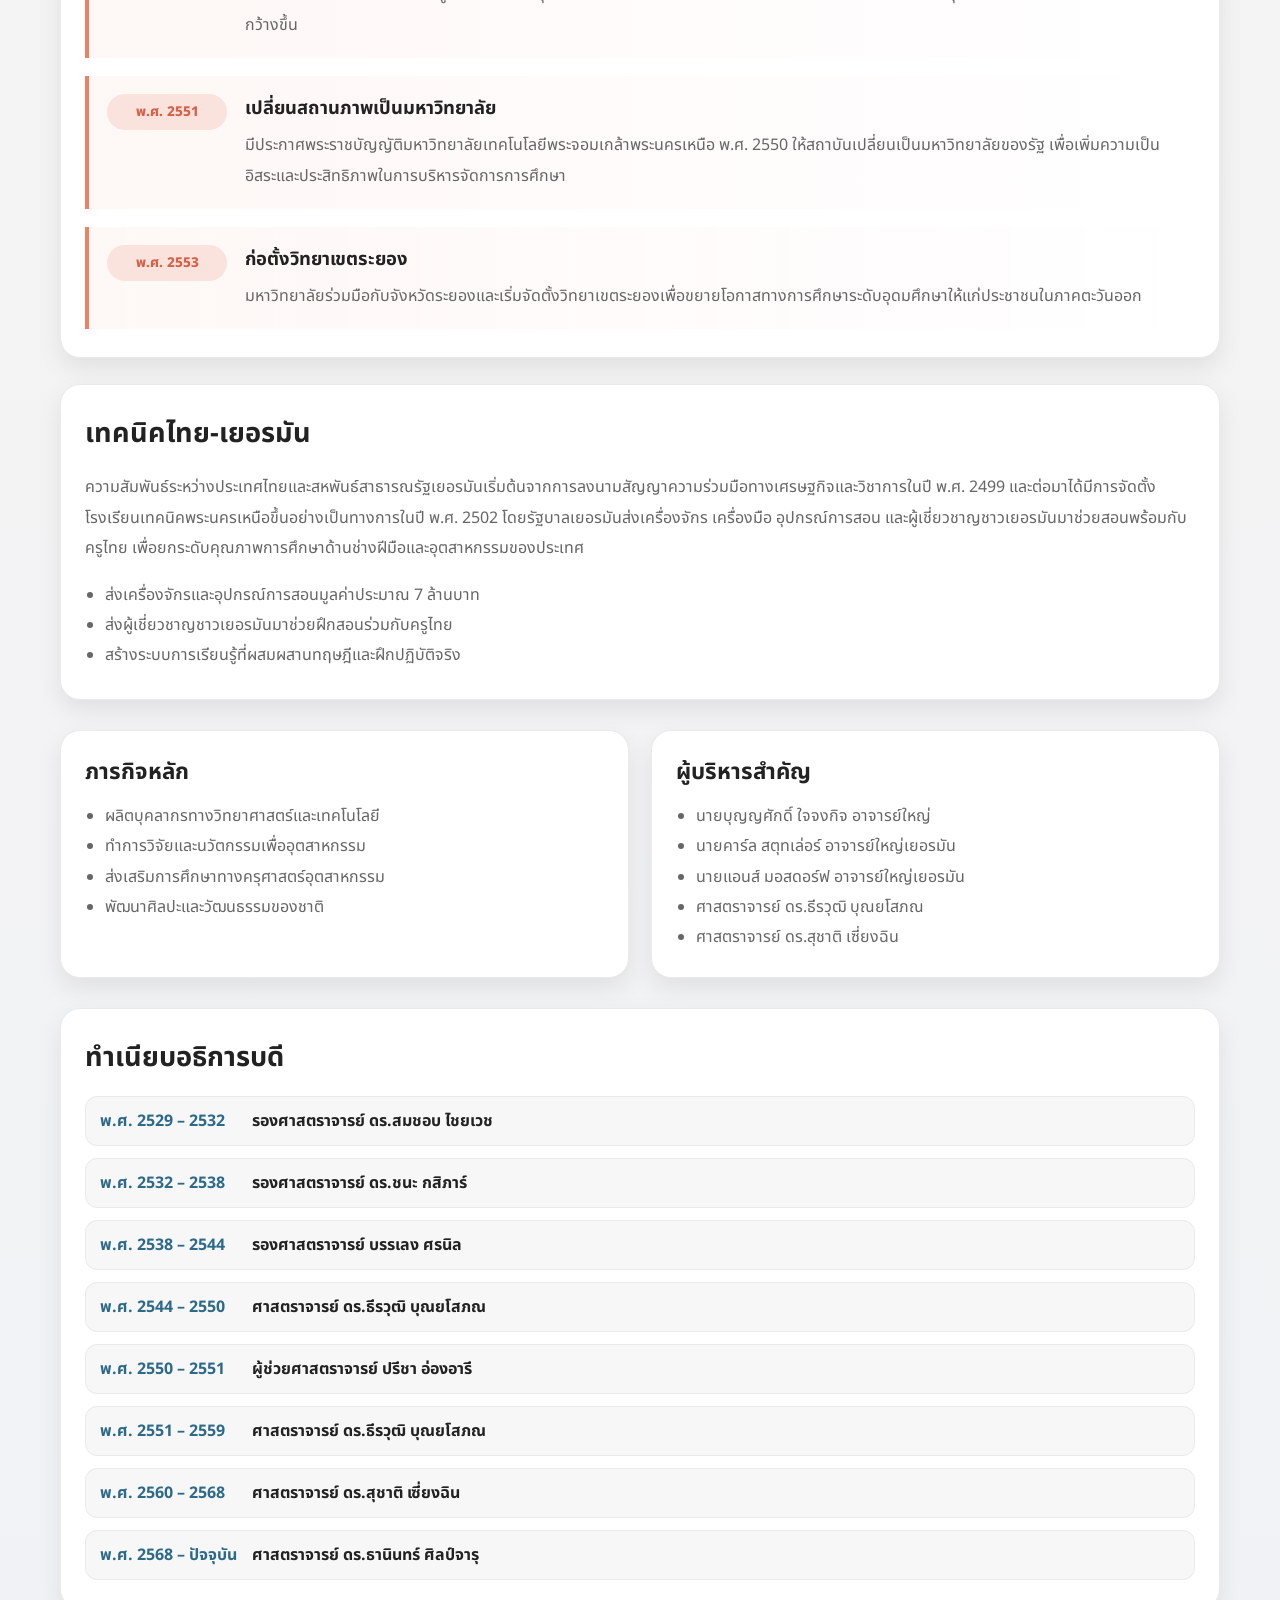
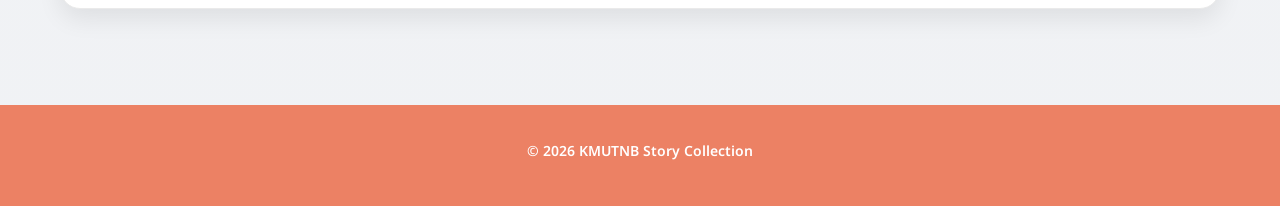
<file: project2/web/story.html>
<!DOCTYPE html>
<html lang="th">
<head>
    <meta charset="UTF-8">
    <meta name="viewport" content="width=device-width, initial-scale=1.0">
    <title>Story | KMUTNB</title>
    <link rel="stylesheet" href="../style/story.css">
    <link rel="stylesheet" href="../style/styec.css">
    <link rel="stylesheet" href="../style/media.css">
</head>
<body>
      <header>
        <img src="../image/logo_kmutnb-(6).png" alt="">
        <div class="university-name">
            <h3>มหาวิทยาลัยเทคโนโลยีพระจอมเกล้าพระนครเหนือ</h3>
            <p>KING MONGKUT'S UNIVERSITY OF TECHNOLOGY NORTH BANGKOK</p>
        </div>
    </header>

    <nav>
        <ul class="main-menu">
            <li><a href="../index.html">หน้าแรก</a></li>
            <li><a href="../web/Organization.html">เรื่องราว</a></li>
            <li class="dropdown">
                <a href="#">ประวัติที่เกี่ยวข้องกับ มจพ. ▾</a>
                <ul class="dropdown-menu">
                    <li><a href="story.html">มจพ.กรุงเทพ</a></li>
                    <li><a href="story2.html">มจพ.ปราจีน</a></li>
                    <li><a href="story3.html">มจพ.ระยอง</a></li>

                </ul>
            </li>
            <li><a href="apply.html">รับนักศึกษาใหม่</a></li>
            <li><a href="price.html" aria-current="page">วิธีชำระเงิน</a></li>
        </ul>
    </nav>

    <main class="story-page">
        <section class="hero-story">
            <div class="hero-text">
                <span class="badge">ประวัติความเป็นมา</span>
                <h2>มหาวิทยาลัยเทคโนโลยีพระจอมเกล้าพระนครเหนือ</h2>
                <p>
                    สถาบันเทคโนโลยีพระจอมเกล้า ตั้งขึ้นตามพระราชบัญญัติสถาบันเทคโนโลยีพระจอมเกล้า พ.ศ. 2514 ชื่อ สถาบันเทคโนโลยีได้รับพระราชทานพระมหากรุณาธิคุณโปรดเกล้าโปรดกระหม่อมพระราชทานนามอันศักดิ์สิทธิ์ และเป็นมงคลยิ่งว่า "สถาบันเทคโนโลยีพระจอมเกล้า" ตามพระบรมนามาภิไธยแห่งพระบาทสมเด็จพระจอมเกล้าเจ้าอยู่หัว และ ทรงพระมหากรุณาธิคุณมีพระบรมราชานุญาตให้อัญเชิญพระตรา "พระมหามงกุฎ" มาเป็นสัญลักษณ์แห่งสถาบันเทคโนโลยีพระจอมเกล้าด้วย ตามบัญญัติ แห่งกฎหมายสถาบันเทคโนโลยีพระจอมเกล้า พ.ศ. 2514 ได้กำหนดให้รวมวิทยาลัยเทคนิคพระนครเหนือ วิทยาลัยโทรคมนาคมนนทบุรี และ วิทยาลัยเทคนิคธนบุรี ซึ่งสังกัดกรมอาชีวศึกษา กระทรวงศึกษาธิการเข้าด้วยกัน แล้วจัดตั้งเป็นสถาบันเทคโนโลยี เรียกกันว่า "สถาบันเทคโนโลยีพระจอมเกล้า" เป็นสถาบันศึกษาและวิจัยมีวัตถุประสงค์ที่จะผลิตครูอาชีวศึกษาระดับปริญญาให้ การศึกษาทางเทคโนโลยีและวิทยาศาสตร์ สถาบันเป็นนิติบุคคลมีฐานะเป็นกรมในกระทรวงศึกษาธิการกำหนดการแบ่ง ส่วนราชการออกเป็นสำนักงานอธิการบดี และคณะ
                </p>
            </div>
            <div class="hero-card">
                <img src="../image/dFQROr7oWzulq5FZWt1fGw730nTvpuUkKdNBzPEfVHGGQuZGJwvt0d6874wRevhrAt9.jpg" alt="KMUTNB Campus">
            </div>
        </section>

        <section class="history-section">
            <h3>เส้นเวลาแห่งความสำเร็จ</h3>
            <div class="timeline">
                <article class="timeline-item">
                    <span class="year">พ.ศ. 2502</span>
                    <div class="timeline-content">
                        <h4>โรงเรียนเทคนิคพระนครเหนือเปิดการศึกษา</h4>
                        <p>กระทรวงศึกษาธิการประกาศจัดตั้งโรงเรียนเทคนิคพระนครเหนือภายใต้ความร่วมมือระหว่างไทย-เยอรมัน โดยมีวัตถุประสงค์เพื่อผลิตช่างฝีมือที่เน้นการปฏิบัติจริงและประสบการณ์ในงานอุตสาหกรรม</p>
                    </div>
                </article>

                <article class="timeline-item">
                    <span class="year">พ.ศ. 2507</span>
                    <div class="timeline-content">
                        <h4>ยกฐานะเป็นวิทยาลัยเทคนิคพระนครเหนือ</h4>
                        <p>ได้มีการปรับฐานะจากโรงเรียนเป็นวิทยาลัย และได้รับการช่วยเหลือด้านเครื่องมือ เครื่องจักร และผู้เชี่ยวชาญจากรัฐบาลสหพันธ์สาธารณรัฐเยอรมันอย่างต่อเนื่อง</p>
                    </div>
                </article>

                <article class="timeline-item">
                    <span class="year">พ.ศ. 2510</span>
                    <div class="timeline-content">
                        <h4>รวมเป็นสถาบันเทคโนโลยีพระจอมเกล้า</h4>
                        <p>มีประกาศพระราชบัญญัติสถาบันเทคโนโลยีพระจอมเกล้า พ.ศ. 2514 ให้รวมวิทยาลัยเทคนิคพระนครเหนือ วิทยาลัยเทคนิคธนบุรี และวิทยาลัยโทรคมนาคมนนทบุรีเข้าด้วยกัน เพื่อพัฒนาการศึกษาทางเทคโนโลยี วิทยาศาสตร์ และครุศาสตร์อุตสาหกรรม</p>
                    </div>
                </article>

                <article class="timeline-item">
                    <span class="year">พ.ศ. 2529</span>
                    <div class="timeline-content">
                        <h4>แยกสถาบันเป็น 3 แห่ง</h4>
                        <p>สถาบันเทคโนโลยีพระจอมเกล้าถูกแบ่งออกเป็นสถาบัน 3 แห่ง เพื่อความคล่องตัวในการบริหารงาน โดยวิทยาเขตพระนครเหนือมีบทบาทสำคัญในการผลิตบุคลากรด้านวิทยาศาสตร์และเทคโนโลยี</p>
                    </div>
                </article>

                <article class="timeline-item">
                    <span class="year">พ.ศ. 2538</span>
                    <div class="timeline-content">
                        <h4>ขยายโอกาสการศึกษาไปสู่ภูมิภาค</h4>
                        <p>มหาวิทยาลัยได้ขยายการศึกษาสู่จังหวัดปราจีนบุรี โดยจัดตั้งสถาบันเทคโนโลยีพระจอมเกล้าพระนครเหนือ ปราจีนบุรี เพื่อเปิดโอกาสทางการศึกษาให้กว้างขึ้น</p>
                    </div>
                </article>

                <article class="timeline-item">
                    <span class="year">พ.ศ. 2551</span>
                    <div class="timeline-content">
                        <h4>เปลี่ยนสถานภาพเป็นมหาวิทยาลัย</h4>
                        <p>มีประกาศพระราชบัญญัติมหาวิทยาลัยเทคโนโลยีพระจอมเกล้าพระนครเหนือ พ.ศ. 2550 ให้สถาบันเปลี่ยนเป็นมหาวิทยาลัยของรัฐ เพื่อเพิ่มความเป็นอิสระและประสิทธิภาพในการบริหารจัดการการศึกษา</p>
                    </div>
                </article>

                <article class="timeline-item">
                    <span class="year">พ.ศ. 2553</span>
                    <div class="timeline-content">
                        <h4>ก่อตั้งวิทยาเขตระยอง</h4>
                        <p>มหาวิทยาลัยร่วมมือกับจังหวัดระยองและเริ่มจัดตั้งวิทยาเขตระยองเพื่อขยายโอกาสทางการศึกษาระดับอุดมศึกษาให้แก่ประชาชนในภาคตะวันออก</p>
                    </div>
                </article>
            </div>
        </section>

        <section class="history-section">
            <h3>เทคนิคไทย-เยอรมัน</h3>
            <p>
                ความสัมพันธ์ระหว่างประเทศไทยและสหพันธ์สาธารณรัฐเยอรมันเริ่มต้นจากการลงนามสัญญาความร่วมมือทางเศรษฐกิจและวิชาการในปี พ.ศ. 2499 และต่อมาได้มีการจัดตั้งโรงเรียนเทคนิคพระนครเหนือขึ้นอย่างเป็นทางการในปี พ.ศ. 2502
                โดยรัฐบาลเยอรมันส่งเครื่องจักร เครื่องมือ อุปกรณ์การสอน และผู้เชี่ยวชาญชาวเยอรมันมาช่วยสอนพร้อมกับครูไทย เพื่อยกระดับคุณภาพการศึกษาด้านช่างฝีมือและอุตสาหกรรมของประเทศ
            </p>
            <ul class="history-list">
                <li>ส่งเครื่องจักรและอุปกรณ์การสอนมูลค่าประมาณ 7 ล้านบาท</li>
                <li>ส่งผู้เชี่ยวชาญชาวเยอรมันมาช่วยฝึกสอนร่วมกับครูไทย</li>
                <li>สร้างระบบการเรียนรู้ที่ผสมผสานทฤษฎีและฝึกปฏิบัติจริง</li>
            </ul>
        </section>

        <section class="history-grid">
            <article class="info-card">
                <h3>ภารกิจหลัก</h3>
                <ul class="check-list">
                    <li>ผลิตบุคลากรทางวิทยาศาสตร์และเทคโนโลยี</li>
                    <li>ทำการวิจัยและนวัตกรรมเพื่ออุตสาหกรรม</li>
                    <li>ส่งเสริมการศึกษาทางครุศาสตร์อุตสาหกรรม</li>
                    <li>พัฒนาศิลปะและวัฒนธรรมของชาติ</li>
                </ul>
            </article>

            <article class="info-card">
                <h3>ผู้บริหารสำคัญ</h3>
                <ul class="check-list">
                    <li>นายบุญญศักดิ์ ใจจงกิจ อาจารย์ใหญ่</li>
                    <li>นายคาร์ล สตุทเล่อร์ อาจารย์ใหญ่เยอรมัน</li>
                    <li>นายแอนส์ มอสดอร์ฟ อาจารย์ใหญ่เยอรมัน</li>
                    <li>ศาสตราจารย์ ดร.ธีรวุฒิ บุณยโสภณ</li>
                    <li>ศาสตราจารย์ ดร.สุชาติ เซี่ยงฉิน</li>
                </ul>
            </article>
        </section>

        <section class="history-section">
            <h3>ทำเนียบอธิการบดี</h3>
            <div class="leadership-list">
                <div class="leader-row"><span>พ.ศ. 2529 – 2532</span><strong>รองศาสตราจารย์ ดร.สมชอบ ไชยเวช</strong></div>
                <div class="leader-row"><span>พ.ศ. 2532 – 2538</span><strong>รองศาสตราจารย์ ดร.ชนะ กสิภาร์</strong></div>
                <div class="leader-row"><span>พ.ศ. 2538 – 2544</span><strong>รองศาสตราจารย์ บรรเลง ศรนิล</strong></div>
                <div class="leader-row"><span>พ.ศ. 2544 – 2550</span><strong>ศาสตราจารย์ ดร.ธีรวุฒิ บุณยโสภณ</strong></div>
                <div class="leader-row"><span>พ.ศ. 2550 – 2551</span><strong>ผู้ช่วยศาสตราจารย์ ปรีชา อ่องอารี</strong></div>
                <div class="leader-row"><span>พ.ศ. 2551 – 2559</span><strong>ศาสตราจารย์ ดร.ธีรวุฒิ บุณยโสภณ</strong></div>
                <div class="leader-row"><span>พ.ศ. 2560 – 2568</span><strong>ศาสตราจารย์ ดร.สุชาติ เซี่ยงฉิน</strong></div>
                <div class="leader-row"><span>พ.ศ. 2568 – ปัจจุบัน</span><strong>ศาสตราจารย์ ดร.ธานินทร์ ศิลป์จารุ</strong></div>
            </div>
        </section>
    </main>

    <footer class="site-footer">
        <p>© 2026 KMUTNB Story Collection</p>
    </footer>
</body>
</html>
</file>
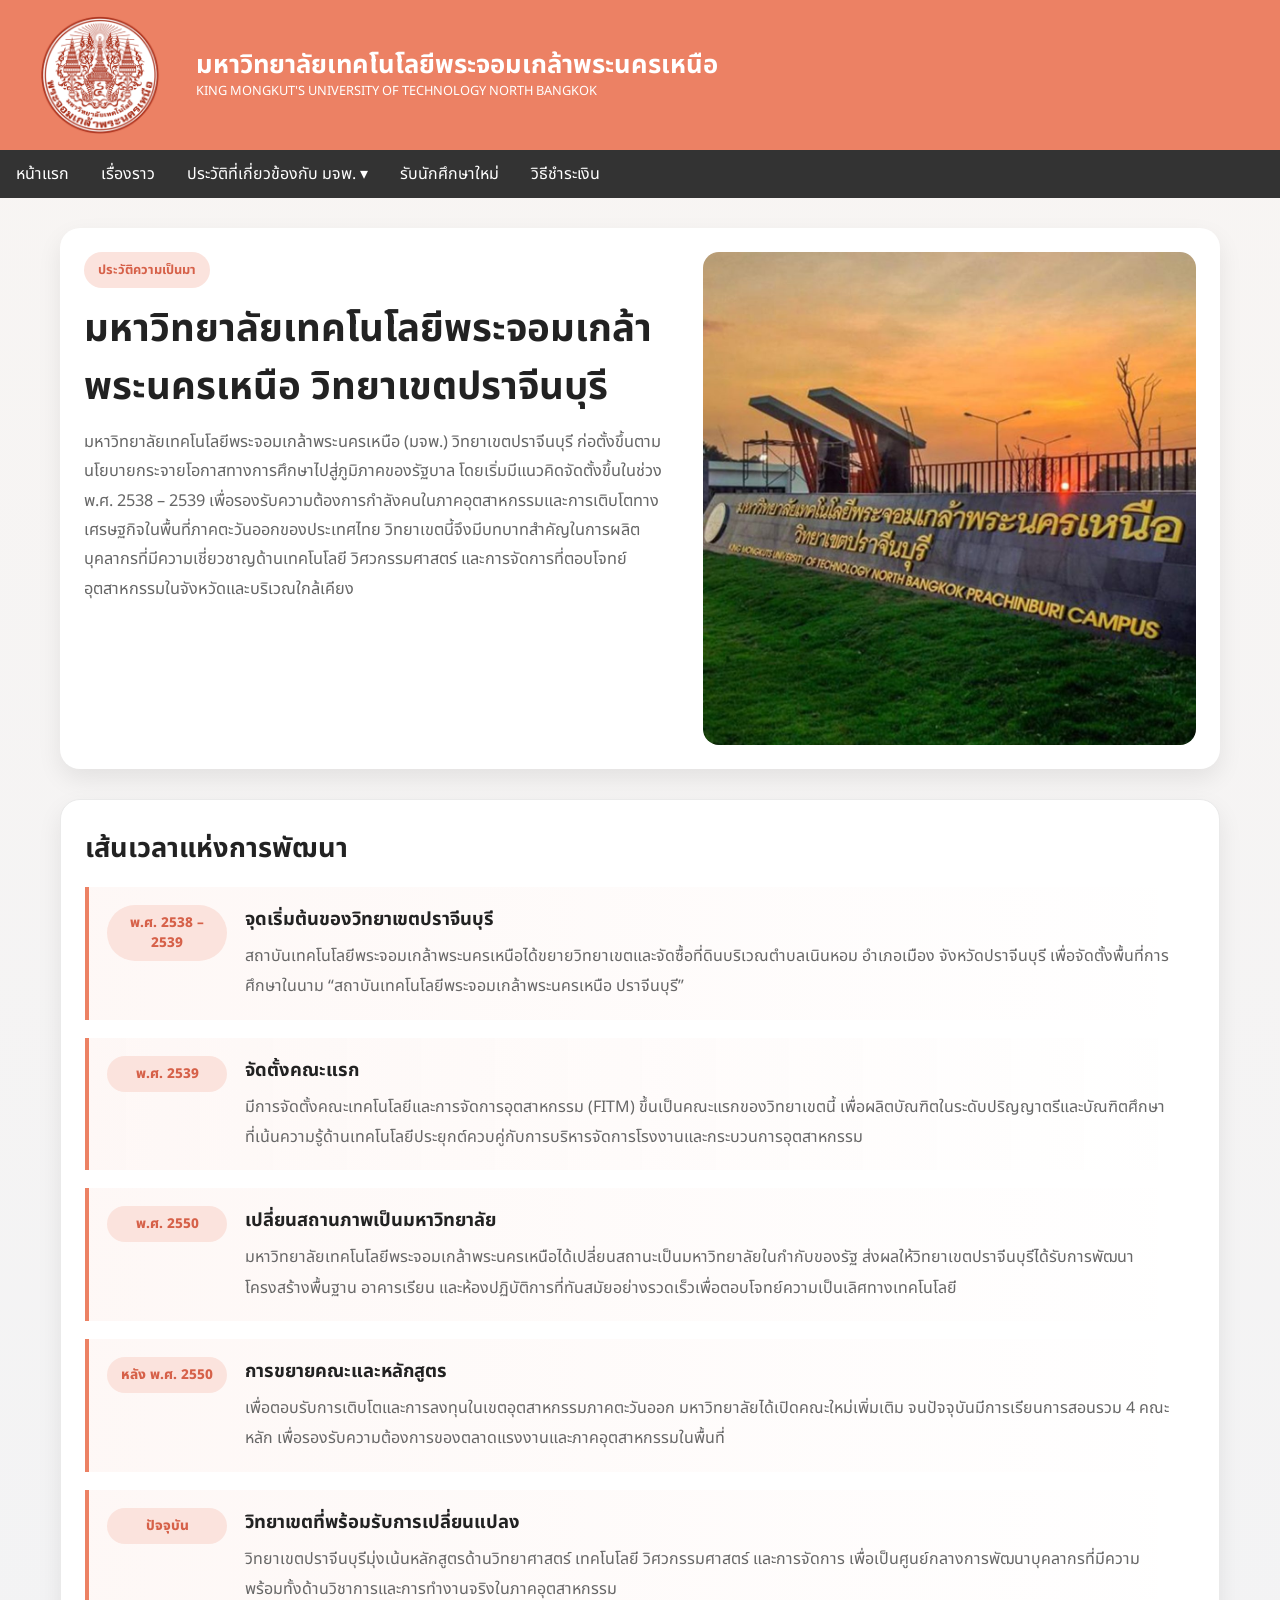
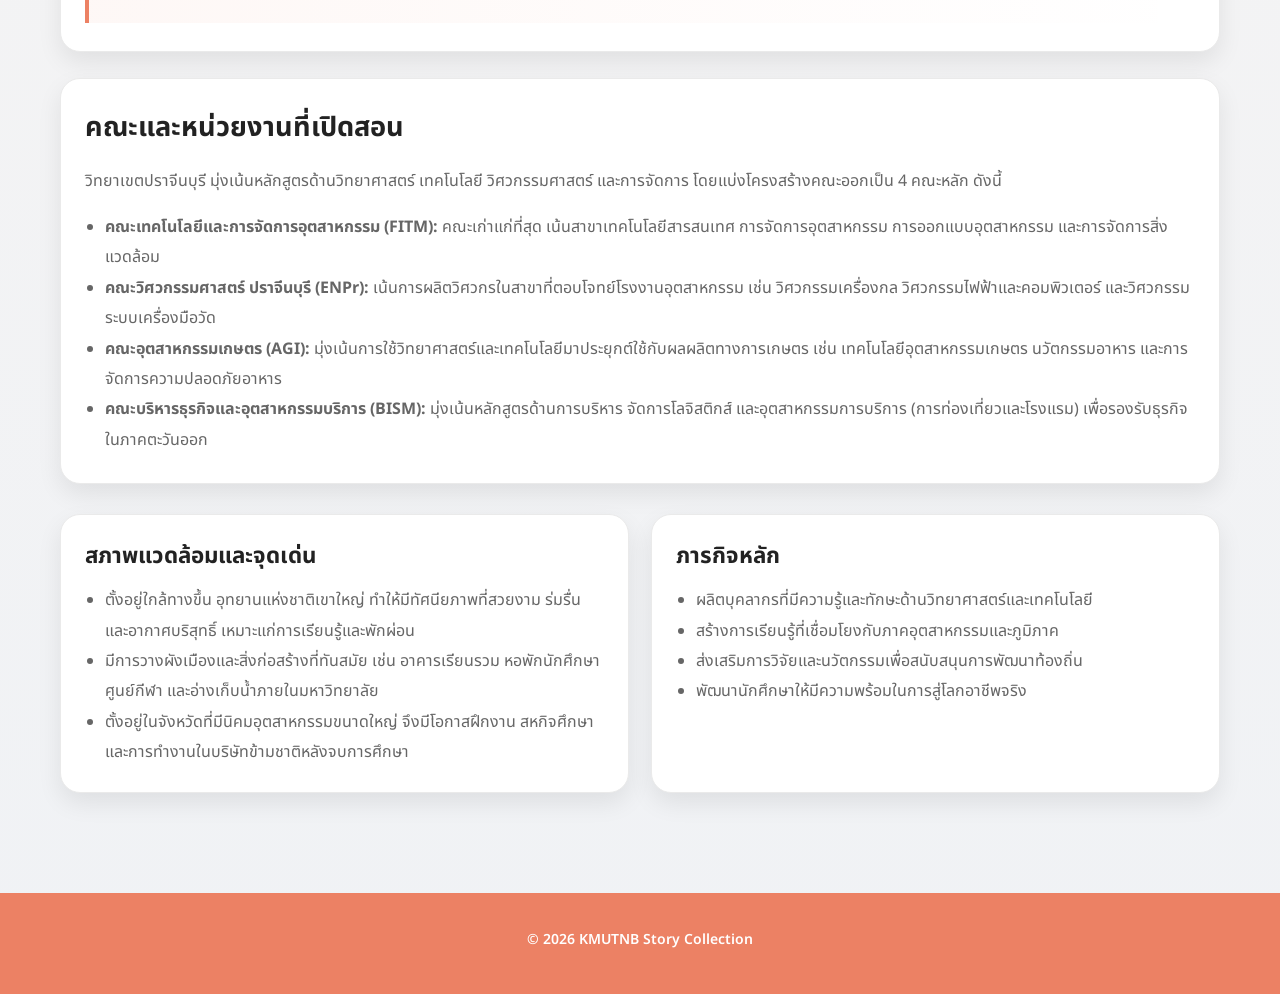
<file: project2/web/story2.html>
<!DOCTYPE html>
<html lang="th">
<head>
    <meta charset="UTF-8">
    <meta name="viewport" content="width=device-width, initial-scale=1.0">
    <title>Story | KMUTNB</title>
    <link rel="stylesheet" href="../style/story.css">
    <link rel="stylesheet" href="../style/styec.css">
    <link rel="stylesheet" href="../style/media.css">
</head>
<body>
      <header>
        <img src="../image/logo_kmutnb-(6).png" alt="">
        <div class="university-name">
            <h3>มหาวิทยาลัยเทคโนโลยีพระจอมเกล้าพระนครเหนือ</h3>
            <p>KING MONGKUT'S UNIVERSITY OF TECHNOLOGY NORTH BANGKOK</p>
        </div>
    </header>

    <nav>
        <ul class="main-menu">
            <li><a href="../index.html">หน้าแรก</a></li>
            <li><a href="../web/Organization.html">เรื่องราว</a></li>
            <li class="dropdown">
                <a href="#">ประวัติที่เกี่ยวข้องกับ มจพ. ▾</a>
                <ul class="dropdown-menu">
                    <li><a href="story.html">มจพ.กรุงเทพ</a></li>
                    <li><a href="story2.html">มจพ.ปราจีน</a></li>
                    <li><a href="story3.html">มจพ.ระยอง</a></li>

                </ul>
            </li>
            <li><a href="apply.html">รับนักศึกษาใหม่</a></li>
            <li><a href="price.html" aria-current="page">วิธีชำระเงิน</a></li>
        </ul>
    </nav>

    <main class="story-page">
        <section class="hero-story">
            <div class="hero-text">
                <span class="badge">ประวัติความเป็นมา</span>
                <h2>มหาวิทยาลัยเทคโนโลยีพระจอมเกล้าพระนครเหนือ วิทยาเขตปราจีนบุรี</h2>
                <p>
                    มหาวิทยาลัยเทคโนโลยีพระจอมเกล้าพระนครเหนือ (มจพ.) วิทยาเขตปราจีนบุรี ก่อตั้งขึ้นตามนโยบายกระจายโอกาสทางการศึกษาไปสู่ภูมิภาคของรัฐบาล โดยเริ่มมีแนวคิดจัดตั้งขึ้นในช่วง พ.ศ. 2538 – 2539 เพื่อรองรับความต้องการกำลังคนในภาคอุตสาหกรรมและการเติบโตทางเศรษฐกิจในพื้นที่ภาคตะวันออกของประเทศไทย วิทยาเขตนี้จึงมีบทบาทสำคัญในการผลิตบุคลากรที่มีความเชี่ยวชาญด้านเทคโนโลยี วิศวกรรมศาสตร์ และการจัดการที่ตอบโจทย์อุตสาหกรรมในจังหวัดและบริเวณใกล้เคียง
                </p>
            </div>
            <div class="hero-card">
                <img src="../image/thumnel-มจพ-ปราจีน.jpg" alt="Prachinburi campus">
            </div>
        </section>

        <section class="history-section">
            <h3>เส้นเวลาแห่งการพัฒนา</h3>
            <div class="timeline">
                <article class="timeline-item">
                    <span class="year">พ.ศ. 2538 – 2539</span>
                    <div class="timeline-content">
                        <h4>จุดเริ่มต้นของวิทยาเขตปราจีนบุรี</h4>
                        <p>สถาบันเทคโนโลยีพระจอมเกล้าพระนครเหนือได้ขยายวิทยาเขตและจัดซื้อที่ดินบริเวณตำบลเนินหอม อำเภอเมือง จังหวัดปราจีนบุรี เพื่อจัดตั้งพื้นที่การศึกษาในนาม “สถาบันเทคโนโลยีพระจอมเกล้าพระนครเหนือ ปราจีนบุรี”</p>
                    </div>
                </article>

                <article class="timeline-item">
                    <span class="year">พ.ศ. 2539</span>
                    <div class="timeline-content">
                        <h4>จัดตั้งคณะแรก</h4>
                        <p>มีการจัดตั้งคณะเทคโนโลยีและการจัดการอุตสาหกรรม (FITM) ขึ้นเป็นคณะแรกของวิทยาเขตนี้ เพื่อผลิตบัณฑิตในระดับปริญญาตรีและบัณฑิตศึกษา ที่เน้นความรู้ด้านเทคโนโลยีประยุกต์ควบคู่กับการบริหารจัดการโรงงานและกระบวนการอุตสาหกรรม</p>
                    </div>
                </article>

                <article class="timeline-item">
                    <span class="year">พ.ศ. 2550</span>
                    <div class="timeline-content">
                        <h4>เปลี่ยนสถานภาพเป็นมหาวิทยาลัย</h4>
                        <p>มหาวิทยาลัยเทคโนโลยีพระจอมเกล้าพระนครเหนือได้เปลี่ยนสถานะเป็นมหาวิทยาลัยในกำกับของรัฐ ส่งผลให้วิทยาเขตปราจีนบุรีได้รับการพัฒนาโครงสร้างพื้นฐาน อาคารเรียน และห้องปฏิบัติการที่ทันสมัยอย่างรวดเร็วเพื่อตอบโจทย์ความเป็นเลิศทางเทคโนโลยี</p>
                    </div>
                </article>

                <article class="timeline-item">
                    <span class="year">หลัง พ.ศ. 2550</span>
                    <div class="timeline-content">
                        <h4>การขยายคณะและหลักสูตร</h4>
                        <p>เพื่อตอบรับการเติบโตและการลงทุนในเขตอุตสาหกรรมภาคตะวันออก มหาวิทยาลัยได้เปิดคณะใหม่เพิ่มเติม จนปัจจุบันมีการเรียนการสอนรวม 4 คณะหลัก เพื่อรองรับความต้องการของตลาดแรงงานและภาคอุตสาหกรรมในพื้นที่</p>
                    </div>
                </article>

                <article class="timeline-item">
                    <span class="year">ปัจจุบัน</span>
                    <div class="timeline-content">
                        <h4>วิทยาเขตที่พร้อมรับการเปลี่ยนแปลง</h4>
                        <p>วิทยาเขตปราจีนบุรีมุ่งเน้นหลักสูตรด้านวิทยาศาสตร์ เทคโนโลยี วิศวกรรมศาสตร์ และการจัดการ เพื่อเป็นศูนย์กลางการพัฒนาบุคลากรที่มีความพร้อมทั้งด้านวิชาการและการทำงานจริงในภาคอุตสาหกรรม</p>
                    </div>
                </article>
            </div>
        </section>

        <section class="history-section">
            <h3>คณะและหน่วยงานที่เปิดสอน</h3>
            <p>
                วิทยาเขตปราจีนบุรี มุ่งเน้นหลักสูตรด้านวิทยาศาสตร์ เทคโนโลยี วิศวกรรมศาสตร์ และการจัดการ โดยแบ่งโครงสร้างคณะออกเป็น 4 คณะหลัก ดังนี้
            </p>
            <ul class="history-list">
                <li><strong>คณะเทคโนโลยีและการจัดการอุตสาหกรรม (FITM):</strong> คณะเก่าแก่ที่สุด เน้นสาขาเทคโนโลยีสารสนเทศ การจัดการอุตสาหกรรม การออกแบบอุตสาหกรรม และการจัดการสิ่งแวดล้อม</li>
                <li><strong>คณะวิศวกรรมศาสตร์ ปราจีนบุรี (ENPr):</strong> เน้นการผลิตวิศวกรในสาขาที่ตอบโจทย์โรงงานอุตสาหกรรม เช่น วิศวกรรมเครื่องกล วิศวกรรมไฟฟ้าและคอมพิวเตอร์ และวิศวกรรมระบบเครื่องมือวัด</li>
                <li><strong>คณะอุตสาหกรรมเกษตร (AGI):</strong> มุ่งเน้นการใช้วิทยาศาสตร์และเทคโนโลยีมาประยุกต์ใช้กับผลผลิตทางการเกษตร เช่น เทคโนโลยีอุตสาหกรรมเกษตร นวัตกรรมอาหาร และการจัดการความปลอดภัยอาหาร</li>
                <li><strong>คณะบริหารธุรกิจและอุตสาหกรรมบริการ (BISM):</strong> มุ่งเน้นหลักสูตรด้านการบริหาร จัดการโลจิสติกส์ และอุตสาหกรรมการบริการ (การท่องเที่ยวและโรงแรม) เพื่อรองรับธุรกิจในภาคตะวันออก</li>
            </ul>
        </section>

        <section class="history-grid">
            <article class="info-card">
                <h3>สภาพแวดล้อมและจุดเด่น</h3>
                <ul class="check-list">
                    <li>ตั้งอยู่ใกล้ทางขึ้น อุทยานแห่งชาติเขาใหญ่ ทำให้มีทัศนียภาพที่สวยงาม ร่มรื่น และอากาศบริสุทธิ์ เหมาะแก่การเรียนรู้และพักผ่อน</li>
                    <li>มีการวางผังเมืองและสิ่งก่อสร้างที่ทันสมัย เช่น อาคารเรียนรวม หอพักนักศึกษา ศูนย์กีฬา และอ่างเก็บน้ำภายในมหาวิทยาลัย</li>
                    <li>ตั้งอยู่ในจังหวัดที่มีนิคมอุตสาหกรรมขนาดใหญ่ จึงมีโอกาสฝึกงาน สหกิจศึกษา และการทำงานในบริษัทข้ามชาติหลังจบการศึกษา</li>
                </ul>
            </article>

            <article class="info-card">
                <h3>ภารกิจหลัก</h3>
                <ul class="check-list">
                    <li>ผลิตบุคลากรที่มีความรู้และทักษะด้านวิทยาศาสตร์และเทคโนโลยี</li>
                    <li>สร้างการเรียนรู้ที่เชื่อมโยงกับภาคอุตสาหกรรมและภูมิภาค</li>
                    <li>ส่งเสริมการวิจัยและนวัตกรรมเพื่อสนับสนุนการพัฒนาท้องถิ่น</li>
                    <li>พัฒนานักศึกษาให้มีความพร้อมในการสู่โลกอาชีพจริง</li>
                </ul>
            </article>
        </section>
    </main>

    <footer class="site-footer">
        <p>© 2026 KMUTNB Story Collection</p>
    </footer>
</body>
</html>
</file>
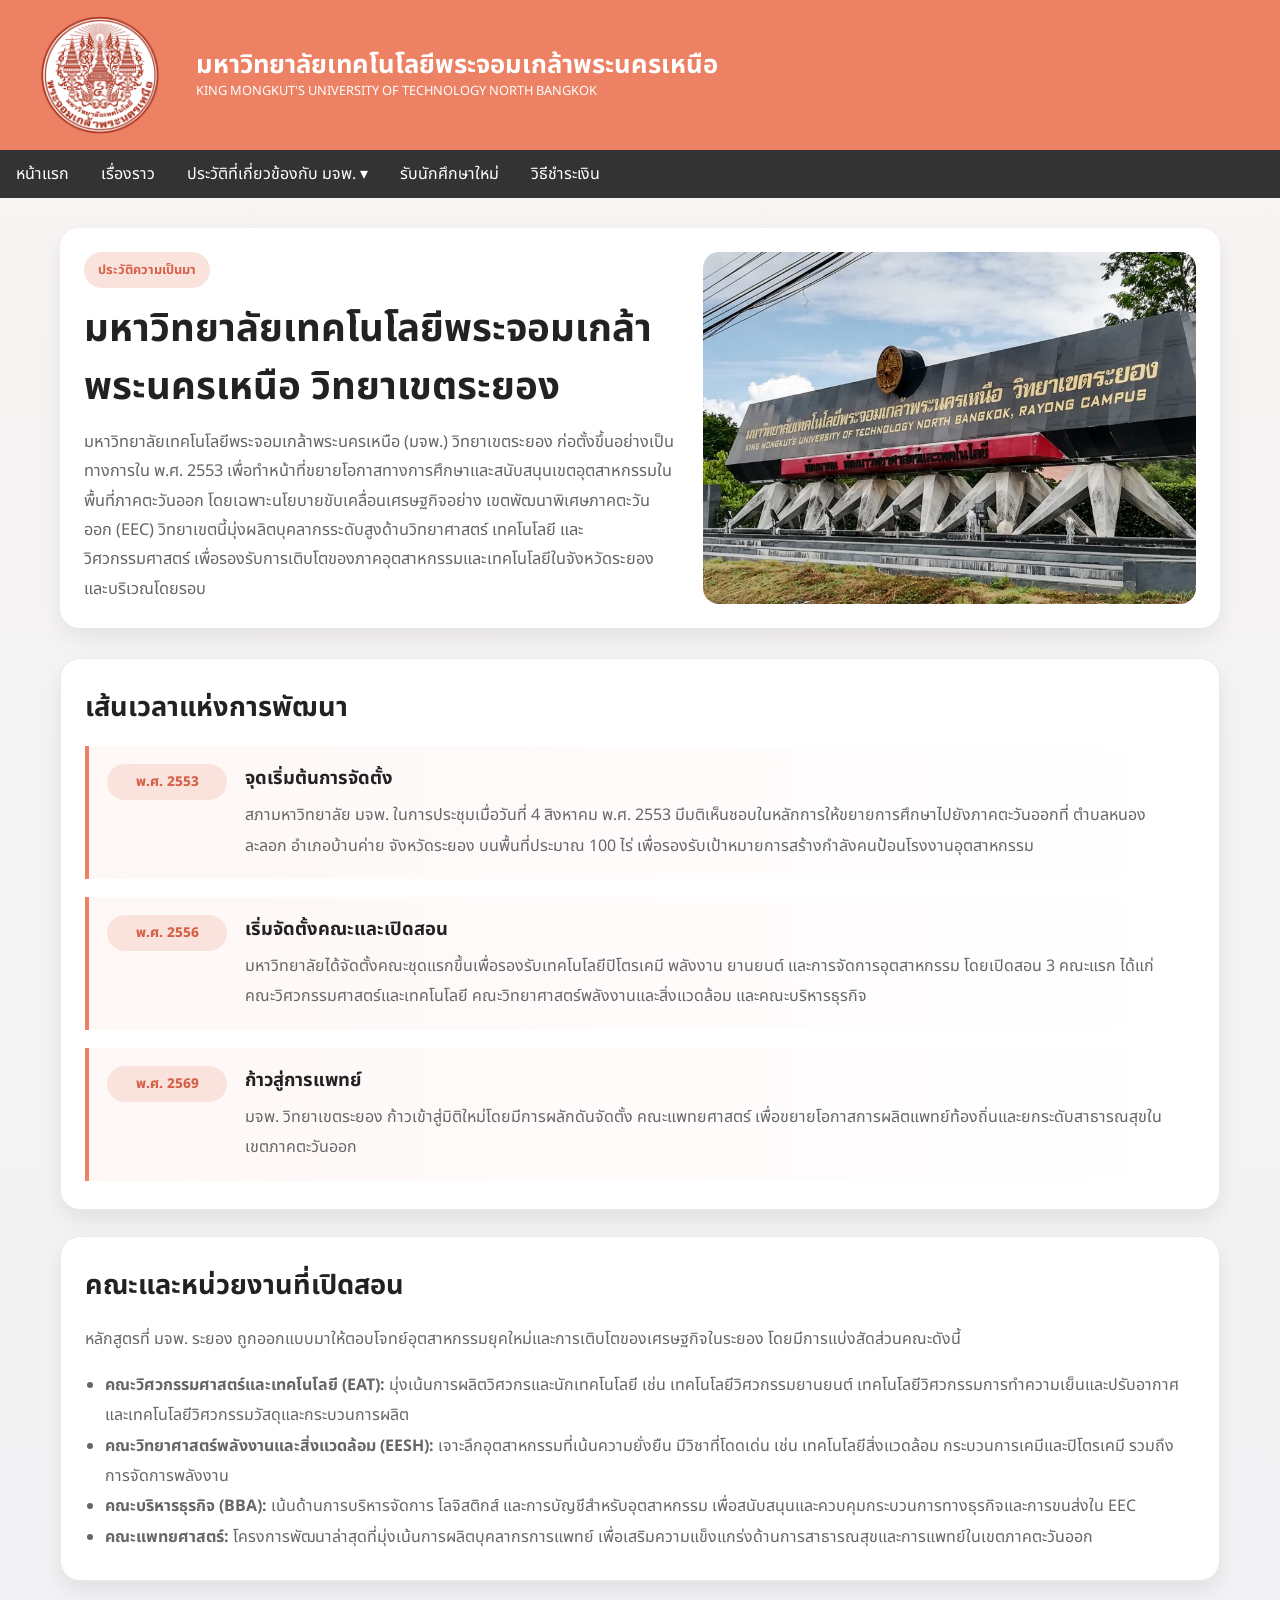
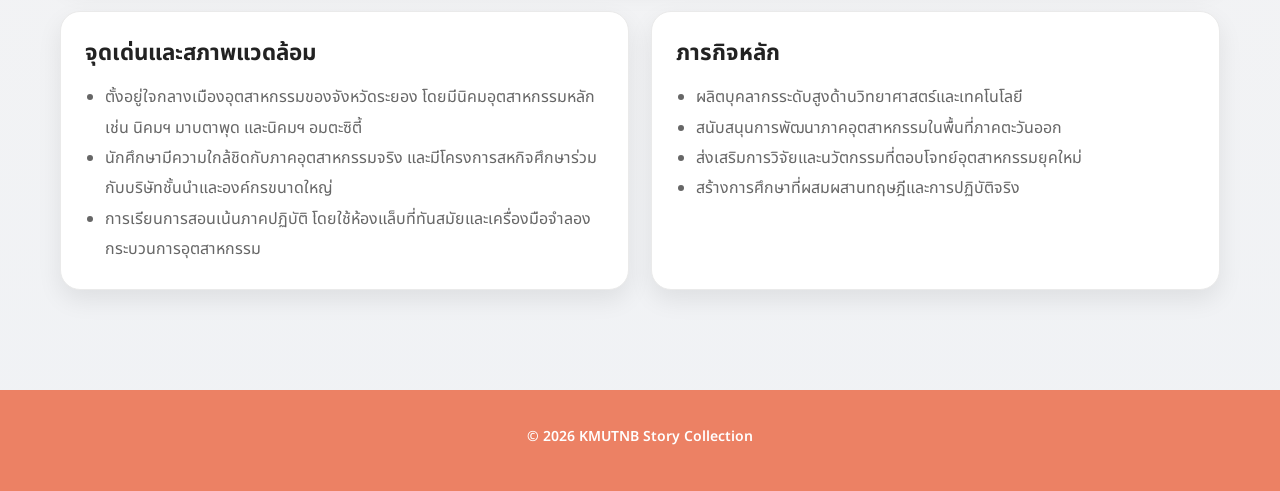
<file: project2/web/story3.html>
<!DOCTYPE html>
<html lang="th">
<head>
    <meta charset="UTF-8">
    <meta name="viewport" content="width=device-width, initial-scale=1.0">
    <title>Story | KMUTNB</title>
    <link rel="stylesheet" href="../style/story.css">
    <link rel="stylesheet" href="../style/styec.css">
    <link rel="stylesheet" href="../style/media.css">
</head>
<body>
      <header>
        <img src="../image/logo_kmutnb-(6).png" alt="">
        <div class="university-name">
            <h3>มหาวิทยาลัยเทคโนโลยีพระจอมเกล้าพระนครเหนือ</h3>
            <p>KING MONGKUT'S UNIVERSITY OF TECHNOLOGY NORTH BANGKOK</p>
        </div>
    </header>

    <nav>
        <ul class="main-menu">
            <li><a href="../index.html">หน้าแรก</a></li>
            <li><a href="../web/Organization.html">เรื่องราว</a></li>
            <li class="dropdown">
                <a href="#">ประวัติที่เกี่ยวข้องกับ มจพ. ▾</a>
                <ul class="dropdown-menu">
                    <li><a href="story.html">มจพ.กรุงเทพ</a></li>
                    <li><a href="story2.html">มจพ.ปราจีน</a></li>
                    <li><a href="story3.html">มจพ.ระยอง</a></li>

                </ul>
            </li>
            <li><a href="apply.html">รับนักศึกษาใหม่</a></li>
            <li><a href="price.html" aria-current="page">วิธีชำระเงิน</a></li>
        </ul>
    </nav>

    <main class="story-page">
        <section class="hero-story">
            <div class="hero-text">
                <span class="badge">ประวัติความเป็นมา</span>
                <h2>มหาวิทยาลัยเทคโนโลยีพระจอมเกล้าพระนครเหนือ วิทยาเขตระยอง</h2>
                <p>
                    มหาวิทยาลัยเทคโนโลยีพระจอมเกล้าพระนครเหนือ (มจพ.) วิทยาเขตระยอง ก่อตั้งขึ้นอย่างเป็นทางการใน พ.ศ. 2553 เพื่อทำหน้าที่ขยายโอกาสทางการศึกษาและสนับสนุนเขตอุตสาหกรรมในพื้นที่ภาคตะวันออก โดยเฉพาะนโยบายขับเคลื่อนเศรษฐกิจอย่าง เขตพัฒนาพิเศษภาคตะวันออก (EEC) วิทยาเขตนี้มุ่งผลิตบุคลากรระดับสูงด้านวิทยาศาสตร์ เทคโนโลยี และวิศวกรรมศาสตร์ เพื่อรองรับการเติบโตของภาคอุตสาหกรรมและเทคโนโลยีในจังหวัดระยองและบริเวณโดยรอบ
                </p>
            </div>
            <div class="hero-card">
                <img src="../image/พระจอมเกล้าระยอง_170511_0010-1024x576.jpg" alt="Rayong campus">
            </div>
        </section>

        <section class="history-section">
            <h3>เส้นเวลาแห่งการพัฒนา</h3>
            <div class="timeline">
                <article class="timeline-item">
                    <span class="year">พ.ศ. 2553</span>
                    <div class="timeline-content">
                        <h4>จุดเริ่มต้นการจัดตั้ง</h4>
                        <p>สภามหาวิทยาลัย มจพ. ในการประชุมเมื่อวันที่ 4 สิงหาคม พ.ศ. 2553 มีมติเห็นชอบในหลักการให้ขยายการศึกษาไปยังภาคตะวันออกที่ ตำบลหนองละลอก อำเภอบ้านค่าย จังหวัดระยอง บนพื้นที่ประมาณ 100 ไร่ เพื่อรองรับเป้าหมายการสร้างกำลังคนป้อนโรงงานอุตสาหกรรม</p>
                    </div>
                </article>

                <article class="timeline-item">
                    <span class="year">พ.ศ. 2556</span>
                    <div class="timeline-content">
                        <h4>เริ่มจัดตั้งคณะและเปิดสอน</h4>
                        <p>มหาวิทยาลัยได้จัดตั้งคณะชุดแรกขึ้นเพื่อรองรับเทคโนโลยีปิโตรเคมี พลังงาน ยานยนต์ และการจัดการอุตสาหกรรม โดยเปิดสอน 3 คณะแรก ได้แก่ คณะวิศวกรรมศาสตร์และเทคโนโลยี คณะวิทยาศาสตร์พลังงานและสิ่งแวดล้อม และคณะบริหารธุรกิจ</p>
                    </div>
                </article>

                <article class="timeline-item">
                    <span class="year">พ.ศ. 2569</span>
                    <div class="timeline-content">
                        <h4>ก้าวสู่การแพทย์</h4>
                        <p>มจพ. วิทยาเขตระยอง ก้าวเข้าสู่มิติใหม่โดยมีการผลักดันจัดตั้ง คณะแพทยศาสตร์ เพื่อขยายโอกาสการผลิตแพทย์ท้องถิ่นและยกระดับสาธารณสุขในเขตภาคตะวันออก</p>
                    </div>
                </article>
            </div>
        </section>

        <section class="history-section">
            <h3>คณะและหน่วยงานที่เปิดสอน</h3>
            <p>
                หลักสูตรที่ มจพ. ระยอง ถูกออกแบบมาให้ตอบโจทย์อุตสาหกรรมยุคใหม่และการเติบโตของเศรษฐกิจในระยอง โดยมีการแบ่งสัดส่วนคณะดังนี้
            </p>
            <ul class="history-list">
                <li><strong>คณะวิศวกรรมศาสตร์และเทคโนโลยี (EAT):</strong> มุ่งเน้นการผลิตวิศวกรและนักเทคโนโลยี เช่น เทคโนโลยีวิศวกรรมยานยนต์ เทคโนโลยีวิศวกรรมการทำความเย็นและปรับอากาศ และเทคโนโลยีวิศวกรรมวัสดุและกระบวนการผลิต</li>
                <li><strong>คณะวิทยาศาสตร์พลังงานและสิ่งแวดล้อม (EESH):</strong> เจาะลึกอุตสาหกรรมที่เน้นความยั่งยืน มีวิชาที่โดดเด่น เช่น เทคโนโลยีสิ่งแวดล้อม กระบวนการเคมีและปิโตรเคมี รวมถึงการจัดการพลังงาน</li>
                <li><strong>คณะบริหารธุรกิจ (BBA):</strong> เน้นด้านการบริหารจัดการ โลจิสติกส์ และการบัญชีสำหรับอุตสาหกรรม เพื่อสนับสนุนและควบคุมกระบวนการทางธุรกิจและการขนส่งใน EEC</li>
                <li><strong>คณะแพทยศาสตร์:</strong> โครงการพัฒนาล่าสุดที่มุ่งเน้นการผลิตบุคลากรการแพทย์ เพื่อเสริมความแข็งแกร่งด้านการสาธารณสุขและการแพทย์ในเขตภาคตะวันออก</li>
            </ul>
        </section>

        <section class="history-grid">
            <article class="info-card">
                <h3>จุดเด่นและสภาพแวดล้อม</h3>
                <ul class="check-list">
                    <li>ตั้งอยู่ใจกลางเมืองอุตสาหกรรมของจังหวัดระยอง โดยมีนิคมอุตสาหกรรมหลัก เช่น นิคมฯ มาบตาพุด และนิคมฯ อมตะซิตี้</li>
                    <li>นักศึกษามีความใกล้ชิดกับภาคอุตสาหกรรมจริง และมีโครงการสหกิจศึกษาร่วมกับบริษัทชั้นนำและองค์กรขนาดใหญ่</li>
                    <li>การเรียนการสอนเน้นภาคปฏิบัติ โดยใช้ห้องแล็บที่ทันสมัยและเครื่องมือจำลองกระบวนการอุตสาหกรรม</li>
                </ul>
            </article>

            <article class="info-card">
                <h3>ภารกิจหลัก</h3>
                <ul class="check-list">
                    <li>ผลิตบุคลากรระดับสูงด้านวิทยาศาสตร์และเทคโนโลยี</li>
                    <li>สนับสนุนการพัฒนาภาคอุตสาหกรรมในพื้นที่ภาคตะวันออก</li>
                    <li>ส่งเสริมการวิจัยและนวัตกรรมที่ตอบโจทย์อุตสาหกรรมยุคใหม่</li>
                    <li>สร้างการศึกษาที่ผสมผสานทฤษฎีและการปฏิบัติจริง</li>
                </ul>
            </article>
        </section>
    </main>

    <footer class="site-footer">
        <p>© 2026 KMUTNB Story Collection</p>
    </footer>
</body>
</html>
</file>
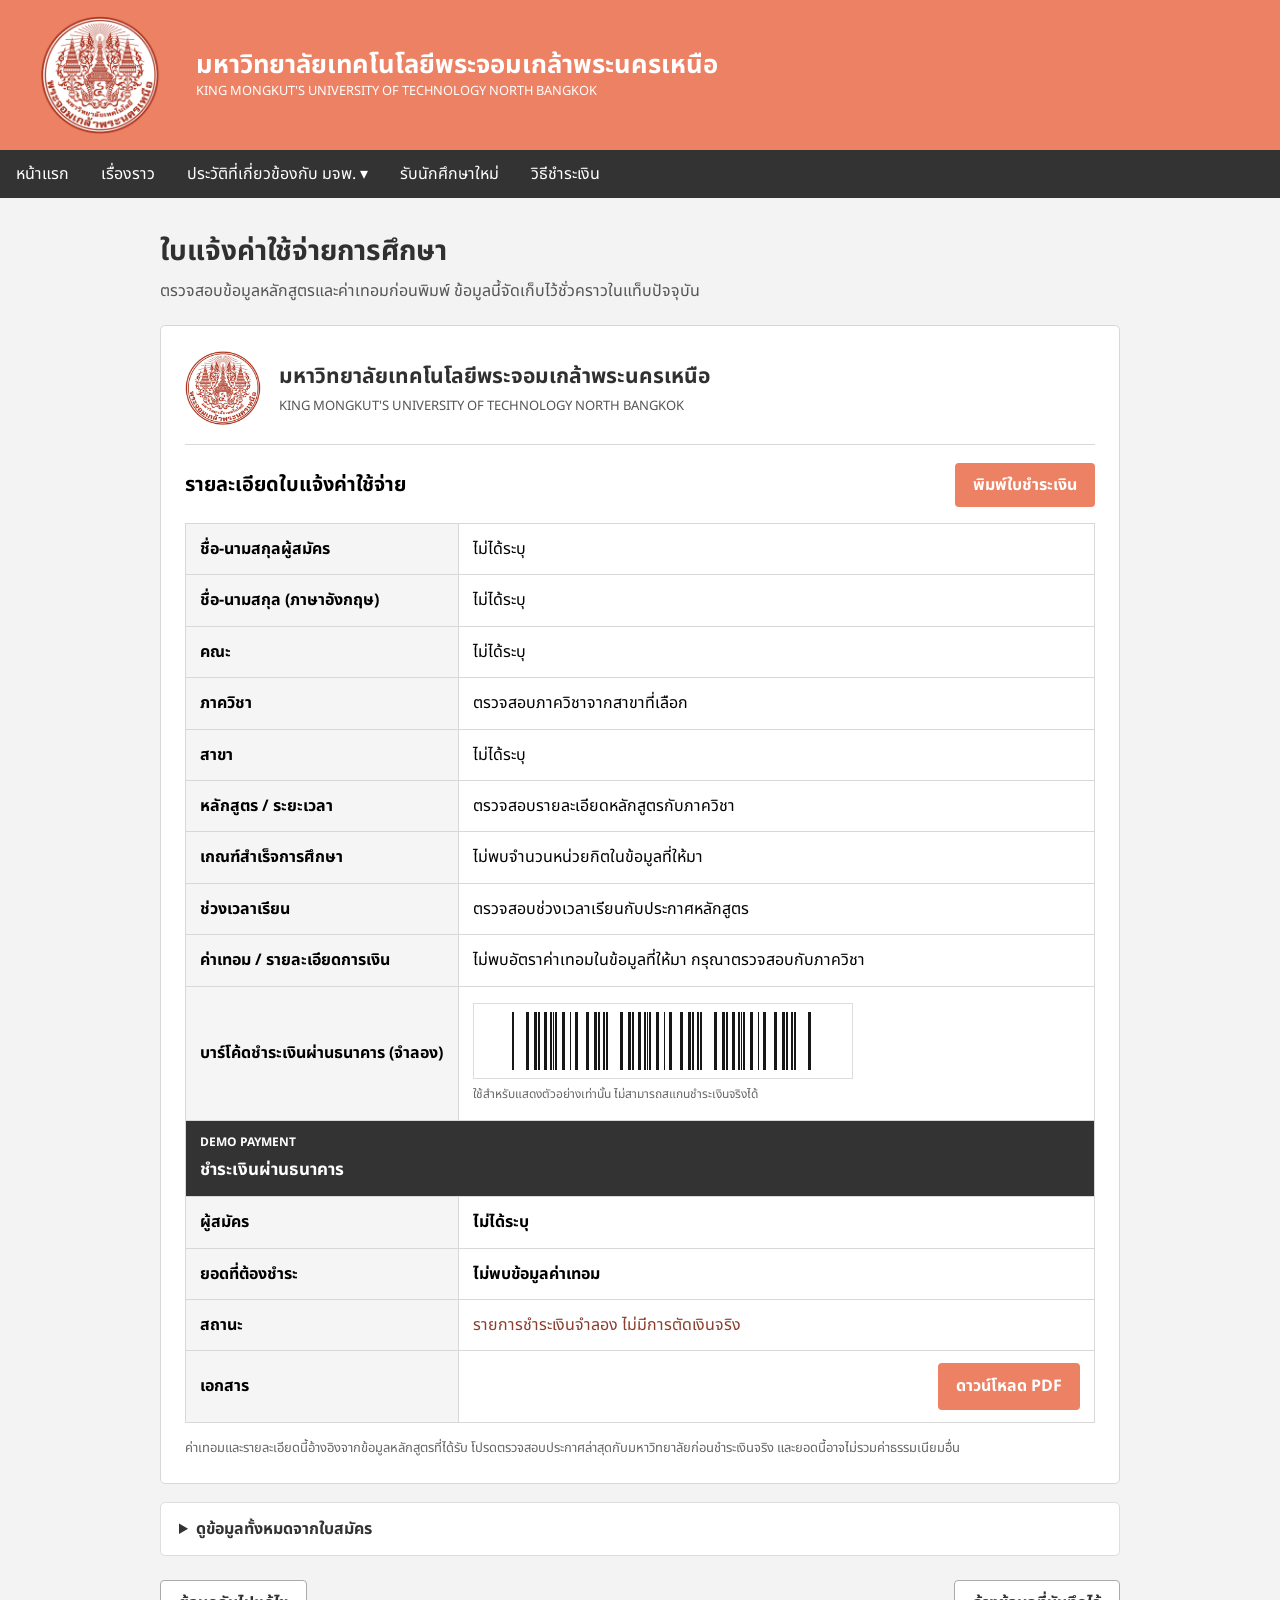
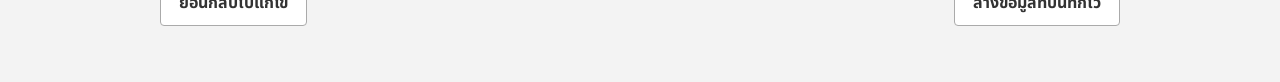
<file: project2/web/summary.html>
<!DOCTYPE html>
<html lang="th">
<head>
    <meta charset="UTF-8">
    <meta name="viewport" content="width=device-width, initial-scale=1.0">
    <title>สรุปข้อมูลการสมัคร | มจพ.</title>
    <link rel="stylesheet" href="../style/styec.css">
    <link rel="stylesheet" href="../style/media.css">
    <link rel="stylesheet" href="../style/form.css">
</head>
<body class="application-page">
    <header>
        <img src="../image/logo_kmutnb-(6).png" alt="ตรามหาวิทยาลัยเทคโนโลยีพระจอมเกล้าพระนครเหนือ">
        <div class="university-name">
            <h3>มหาวิทยาลัยเทคโนโลยีพระจอมเกล้าพระนครเหนือ</h3>
            <p>KING MONGKUT'S UNIVERSITY OF TECHNOLOGY NORTH BANGKOK</p>
        </div>
    </header>

    <nav aria-label="เมนูหลัก">
        <ul class="main-menu">
            <li><a href="../index.html">หน้าแรก</a></li>
            <li><a href="Organization.html">เรื่องราว</a></li>
            <li class="dropdown">
                <a href="#">ประวัติที่เกี่ยวข้องกับ มจพ. ▾</a>
                <ul class="dropdown-menu">
                    <li><a href="story.html">มจพ.กรุงเทพ</a></li>
                    <li><a href="story2.html">มจพ.ปราจีน</a></li>
                    <li><a href="story3.html">มจพ.ระยอง</a></li>
                </ul>
            </li>
            <li><a href="apply.html" aria-current="page">รับนักศึกษาใหม่</a></li>
            <li><a href="price.html">วิธีชำระเงิน</a></li>
        </ul>
    </nav>

    <main class="application-main">
        <div class="application-heading">
            <h1>ใบแจ้งค่าใช้จ่ายการศึกษา</h1>
            <p>ตรวจสอบข้อมูลหลักสูตรและค่าเทอมก่อนพิมพ์ ข้อมูลนี้จัดเก็บไว้ชั่วคราวในแท็บปัจจุบัน</p>
        </div>

        <section class="payment-receipt" aria-labelledby="payment-receipt-title">
            <div class="payment-receipt-brand">
                <img class="receipt-logo" src="../image/logo_kmutnb-(6).png" alt="ตรามหาวิทยาลัยเทคโนโลยีพระจอมเกล้าพระนครเหนือ">
                <div>
                    <h2>มหาวิทยาลัยเทคโนโลยีพระจอมเกล้าพระนครเหนือ</h2>
                    <p lang="en">KING MONGKUT'S UNIVERSITY OF TECHNOLOGY NORTH BANGKOK</p>
                </div>
            </div>
            <div class="payment-receipt-topline">
                <h2 id="payment-receipt-title">รายละเอียดใบแจ้งค่าใช้จ่าย</h2>
                <button class="application-button" id="print-payment-receipt" type="button">พิมพ์ใบชำระเงิน</button>
            </div>
            <table class="payment-receipt-table">
                <tbody id="payment-receipt-details"></tbody>
                <tbody class="bank-payment-details">
                    <tr class="bank-payment-heading">
                        <th colspan="2" scope="colgroup">
                            <span>DEMO PAYMENT</span>
                            <strong>ชำระเงินผ่านธนาคาร</strong>
                        </th>
                    </tr>
                    <tr>
                        <th scope="row">ผู้สมัคร</th>
                        <td><strong id="payment-applicant-name">ไม่ได้ระบุ</strong></td>
                    </tr>
                    <tr>
                        <th scope="row">ยอดที่ต้องชำระ</th>
                        <td><strong id="payment-amount">ไม่พบข้อมูลค่าเทอม</strong></td>
                    </tr>
                    <tr>
                        <th scope="row">สถานะ</th>
                        <td class="bank-payment-status">รายการชำระเงินจำลอง ไม่มีการตัดเงินจริง</td>
                    </tr>
                    <tr class="bank-payment-action">
                        <th scope="row">เอกสาร</th>
                        <td><button class="application-button" id="download-bank-payment-pdf" type="button">ดาวน์โหลด PDF</button></td>
                    </tr>
                </tbody>
            </table>
            <p class="payment-receipt-note">ค่าเทอมและรายละเอียดนี้อ้างอิงจากข้อมูลหลักสูตรที่ได้รับ โปรดตรวจสอบประกาศล่าสุดกับมหาวิทยาลัยก่อนชำระเงินจริง และยอดนี้อาจไม่รวมค่าธรรมเนียมอื่น</p>
        </section>

        <details class="application-summary-details">
            <summary>ดูข้อมูลทั้งหมดจากใบสมัคร</summary>
            <p class="summary-empty" id="summary-file-note">กดลิงก์ชื่อไฟล์เพื่อเปิดดูรูปหรือเอกสารแนบ ข้อมูลเก็บอยู่ในเบราว์เซอร์นี้เท่านั้น</p>
            <div class="application-summary" id="application-summary" aria-live="polite"></div>
        </details>

        <div class="summary-actions">
            <a class="application-button application-button--secondary" href="apply3.html">ย้อนกลับไปแก้ไข</a>
            <button class="application-button application-button--secondary" id="clear-application" type="button">ล้างข้อมูลที่บันทึกไว้</button>
        </div>
    </main>
    <section class="payment-success-screen" id="payment-success-screen" role="dialog" aria-modal="true" aria-labelledby="payment-success-title" hidden>
        <div class="payment-success-content">
            <span class="payment-success-check" aria-hidden="true">✓</span>
            <h1 id="payment-success-title" tabindex="-1">ชำระเงินเสร็จสิ้น</h1>
            <p>การชำระเงินนี้เป็นการจำลอง ไม่มีการตัดเงินจริง</p>
            <p>กำลังกลับหน้าหลักใน <strong id="payment-countdown">3</strong> วินาที</p>
        </div>
    </section>
    <script src="../JS/from.js"></script>
</body>
</html>
</file>
<file: project2/style/styec.css>
@import url('https://fonts.googleapis.com/css2?family=IM+Fell+English:ital@0;1&family=Noto+Sans+Thai:wght@100..900&display=swap');
body{
    background-color: #918484;
    font-family: "Noto Sans Thai", sans-serif;
    margin: 0;
    padding: 0;
    overflow-x: hidden;
    min-height: 100vh;
    min-height: 100dvh;
}
header{
    background-color: #ec8164;
    height: auto;
    min-height: 120px;
    width: 100%;
}

header img{
    width: clamp(70px, 10vw, 120px);
    max-width: 100%;
    height: auto;
    padding-left: 0;
    object-fit: contain;
}
header h3{
    display: block;
    color: #ffffff;
    text-align: center;
    font-size: 30px;
    font-size: 30px;
    margin: 0;
}
header p{
    color: #ffffff;
    text-align: center;
    font-size: 20px;
    margin: 0;
}


section ul img {
    width: 100%;
    max-width: 800px; 
    height: auto;
}
/* จัดสไตล์แถบเมนูหลัก */
.main-menu {
    list-style: none;
    margin: 0;
    padding: 0;
    background-color: #333;
    display: flex; /* จัดเมนูหลักเรียงแถวนอน */
}

.main-menu > li {
    position: relative; /* ให้เมนูลูกอ้างอิงตำแหน่งจากเมนูแม่ */
}

.main-menu a {
    display: block;
    padding: 14px 20px;
    color: white;
    text-decoration: none;
}

.main-menu a:hover {
    background-color: #555;
}
/* จัดสไตล์เมนูลูก */
.dropdown-menu {
    display: none; 
    position: absolute; 
    top: 100%;          
    left: 0;
    background-color: #222;
    min-width: 200px;
    list-style: none;
    padding: 0;
    margin: 0;
    box-shadow: 0px 8px 16px rgba(0,0,0,0.3); 
}

.dropdown-menu li a {
    padding: 10px 15px;
    border-bottom: 1px solid #333;
}

.dropdown:hover .dropdown-menu {
    display: block;
}

.page-layout {
    display: grid;
    grid-template-columns: minmax(0, 1fr) minmax(260px, 320px);
    align-items: start;
    gap: clamp(20px, 3vw, 40px);
    width: 100%;
    max-width: 1440px;
    margin: 0 auto;
    padding: 30px clamp(20px, 4vw, 50px);
    background-color: #f4f4f4;
    box-sizing: border-box;
}

.page-layout > .content-panel {
    width: 100%;
    max-width: none;
    min-width: 0;
}

.page-layout > .login-panel {
    width: 100%;
    min-width: 0;
    margin: 0;
}
/* จัดสไตล์ section */
.section-title {
    color: #333;
    text-align: left;
    font-size: 24px;
    margin-bottom: 20px;
    padding-bottom: 8px;
    border-bottom: 3px solid #ec8164;
}

.quick-actions {
    display: flex;
    flex-wrap: wrap;
    gap: 12px;
    margin: 0 0 25px;
}

.btn-apply,
.btn-info {
    display: inline-block;
    padding: 12px 18px;
    border-radius: 8px;
    text-decoration: none;
    font-weight: 600;
    transition: all 0.25s ease;
}

.btn-apply {
    background-color: #ec8164;
    color: #fff;
}

.btn-apply:hover {
    background-color: #d9654b;
    transform: translateY(-1px);
}

.btn-info {
    background-color: #2a6f97;
    color: #fff;
}

.btn-info:hover {
    background-color: #1f5777;
    transform: translateY(-1px);
}

.banner-container,
.news-highlights,
.location-map {
    background-color: #ffffff;
    border-radius: 12px;
    box-shadow: 0 4px 12px rgba(0, 0, 0, 0.08);
    padding: 18px;
    margin-bottom: 24px;
}

.banner-container img {
    display: block;
    width: 100%;
    height: auto;
    border-radius: 8px;
}

.news-highlights h3,
.location-map h3 {
    margin: 0 0 12px;
    color: #333;
    font-size: 22px;
}

.news-highlights ul {
    margin: 0;
    padding-left: 20px;
    list-style: disc;
}

.news-highlights li {
    margin-bottom: 10px;
}

.news-highlights a {
    color: #2d2d2d;
    text-decoration: none;
}

.news-highlights a:hover {
    color: #ec8164;
    text-decoration: underline;
}

.location-map iframe {
    width: 100%;
    max-width: 550px;
    aspect-ratio: 1 / 1;
    height: auto;
    margin-inline: auto;
    border-radius: 8px;
    display: block;
}

footer {
    background-color: #ec8164;
    color: rgb(0, 0, 0);
    font-size: 14px;
    width: auto;
    padding: 2px;
}
footer h3{
    background-color: #ec8164;
    color: rgb(0, 0, 0);
    text-align: center;
    font-size: 25px;
}

/* Login Form */
.login {
    border: 1px solid #ff4343;
    background-color: #ffffff;
    padding: 22px;
    margin: 20px 0;
    width: 320px;
    height: auto;
    box-sizing: border-box;
    transition: all 0.3s ease;
}

.login:hover {
    border-color: #2ecc71;
    box-shadow: 0 0 12px rgba(46, 204, 113, 0.4);
}

.login h4 {
    color: #ff4343;
    text-align: center;
}
.login h4 {
    color: #ff4343;
    text-align: center;
}

.payment-main {
    max-width: 1120px;
    margin: 0 auto;
    padding: 38px 28px 56px;
    color: #303030;
}

body.payment-page {
    background-color: #fff;
}

.payment-intro {
    display: flex;
    align-items: flex-start;
    justify-content: space-between;
    gap: 20px;
    padding-bottom: 22px;
    border-bottom: 1px solid #d8d8d8;
}

.payment-intro-copy {
    min-width: 0;
}

.payment-eyebrow {
    margin: 0 0 8px;
    color: #a94b35;
    font-size: 13px;
    font-weight: 700;
    letter-spacing: 0;
}

.payment-intro h1 {
    margin: 0 0 8px;
    font-size: 30px;
}

.payment-intro-copy > p:last-child {
    margin: 0;
    color: #555;
}

.payment-print-button {
    display: inline-flex;
    flex: 0 0 auto;
    min-height: 44px;
    margin-top: 20px;
    padding: 10px 16px;
    border: 0;
    border-radius: 4px;
    background: #ec8164;
    color: #fff;
    font: inherit;
    font-weight: 700;
    cursor: pointer;
    text-decoration: none;
}

.payment-print-actions {
    display: flex;
    flex-wrap: wrap;
    justify-content: flex-end;
    gap: 10px;
    margin-top: 20px;
}

.payment-print-button:hover {
    background: #d9654b;
}

.payment-main > .payment-section {
    display: block;
    width: auto;
    padding: 0;
    margin: 30px 0 0;
    background: transparent;
}

.online-qr-panel[hidden] {
    display: none !important;
}

.online-payment-breakdown[hidden] {
    display: none !important;
}

.payment-section-title {
    margin: 0 0 16px;
    font-size: 22px;
}

.payment-methods {
    display: grid;
    grid-template-columns: repeat(auto-fit, minmax(min(100%, 320px), 1fr));
    gap: 14px;
}

.payment-method {
    padding: 18px;
    border: 1px solid #dedede;
    border-top: 3px solid #ec8164;
    border-radius: 6px;
    background: #fff;
}

.payment-method-heading {
    display: flex;
    align-items: center;
    gap: 11px;
    margin-bottom: 12px;
}

.payment-method-number,
.payment-step-number {
    display: grid;
    flex: 0 0 34px;
    width: 34px;
    height: 34px;
    place-items: center;
    border-radius: 50%;
    background: #333;
    color: #fff;
    font-size: 13px;
    font-weight: 700;
}

.payment-method h3,
.payment-steps h3 {
    margin: 0;
    font-size: 17px;
}

.payment-method p,
.payment-steps p {
    margin: 0;
    line-height: 1.75;
}

.payment-method-note {
    margin-top: 10px !important;
    color: #7b493d;
    font-size: 14px;
}

.payment-steps {
    margin: 0;
    padding: 0;
    list-style: none;
}

.payment-steps li {
    display: grid;
    grid-template-columns: 34px minmax(0, 1fr);
    gap: 14px;
    padding: 16px 0;
    border-bottom: 1px solid #dedede;
}

.payment-step-number {
    background: #ec8164;
}

.payment-steps h3 {
    margin-bottom: 3px;
}

.payment-notice {
    margin-top: 30px;
    padding: 18px 22px;
    border-left: 4px solid #d9654b;
    background: #fff1eb;
}

.payment-notice h2 {
    margin: 0 0 8px;
    font-size: 19px;
}

.payment-notice ul {
    margin: 0;
    padding-left: 20px;
    line-height: 1.8;
}

@media screen and (max-width: 600px) {
    .payment-intro {
        flex-direction: column;
    }

    .payment-print-actions {
        flex-direction: column;
        align-items: stretch;
        width: 100%;
        margin-top: 0;
    }

    .payment-print-button {
        justify-content: center;
        margin-top: 0;
    }
}

@media print {
    header,
    nav,
    .payment-print-button {
        display: none !important;
    }

    .payment-print-actions {
        display: none !important;
    }

    body.payment-page.print-online-payment .bank-payment-guide {
        display: none !important;
    }

    body.payment-page {
        background: #fff;
    }

    .payment-main {
        max-width: none;
        margin: 0;
        padding: 0;
    }
}

.login label[for="username"],
.login label[for="password"] {
    color: #000000;
    font-size: 18px;
}

.login input[type="text"],
.login input[type="password"] {
    width: 250px;
    padding: 10px;
    margin: 10px 0;
    border: 1px solid #ccc;
    border-radius: 4px;
     box-shadow: 0px 4px 10px rgba(1, 11, 1, 0.215);
}

.login input[type="text"]:focus,
.login input[type="password"]:focus {
    border-color: #0000000b;
    outline: none;
    transform: scale(250px);            
    transition: transform 0.4s ease;
    box-shadow: 0px 4px 10px rgba(0, 0, 0, 0.307);
}

.login input[type="text"]:hover,
.login input[type="password"]:hover {
    transform: scale(1.05);
    width: 250px;
}

.login-button {
    background-color: #ff4343;
    color: white;
    padding: 10px 20px;
    border: none;
    border-radius: 4px;
    cursor: pointer;
    width: 100%;
    font-size: 16px;
    transition: background-color 0.3s ease, transform 0.2s ease, box-shadow 0.3s ease;
}

.login-button:hover {
    background-color: #2ecc71;
    box-shadow: 0 6px 14px rgba(46, 204, 113, 0.35);
    transform: translateY(-1px);
}
</file>
<file: project2/style/media.css>
* {
    box-sizing: border-box;
}

html {
    font-size: 16px;
}

body {
    margin: 0;
    padding: 0;
    width: 100%;
    overflow-x: hidden;
}

img,
iframe,
video,
svg {
    max-width: 100%;
    display: block;
    height: auto;
}

header,
nav,
section,
footer,
main,
article,
aside {
    width: 100%;
    max-width: 100%;
}

header {
    display: flex;
    flex-wrap: wrap;
    align-items: center;
    justify-content: center;
    gap: 16px;
    padding: 20px 24px;
    min-height: 120px;
}

header img {
    width: clamp(70px, 10vw, 140px);
    height: auto;
    padding-left: 0;
}

.university-name {
    display: flex;
    flex-direction: column;
    min-width: 0;
}

header h3 {
    margin: 0;
    text-align: center;
    font-size: clamp(1.2rem, 2vw, 2.2rem);
    line-height: 1.3;
}

header p {
    margin: 0;
    text-align: center;
    font-size: clamp(0.72rem, 1vw, 1.1rem);
    line-height: 1.4;
}

.main-menu {
    display: flex;
    flex-wrap: wrap;
    width: 100%;
}

.main-menu a {
    white-space: normal;
    padding: 12px 16px;
}

.content-panel,
.login-panel {
    width: 100%;
    min-width: 0;
}

.banner-container,
.news-highlights,
.location-map {
    width: 100%;
}

@media screen and (min-width: 1025px) {
    header {
        justify-content: flex-start;
        padding: 0 40px;
        min-height: 150px;
    }

    header img {
        width: 120px;
        margin-right: 20px;
    }

    header h3,
    header p {
        text-align: left;
    }

    .page-layout {
        grid-template-columns: minmax(0, 1fr) minmax(260px, 320px);
    }

    .login {
        width: 100%;
    }
}

@media screen and (min-width: 769px) and (max-width: 1024px) {
    header {
        padding: 18px 20px;
    }

    .main-menu a {
        padding: 12px 15px;
        font-size: 0.95rem;
    }

    .page-layout {
        grid-template-columns: minmax(0, 1fr);
    }

    .page-layout > .login-panel {
        width: min(100%, 420px);
        margin-inline: auto;
    }

    .login {
        width: min(100%, 360px);
    }
}

@media screen and (max-width: 768px) {
    header {
        flex-direction: column;
        align-items: center;
        text-align: center;
        padding: 18px 15px;
    }

    header h3 {
        font-size: clamp(1.1rem, 4vw, 1.7rem);
    }

    .main-menu {
        flex-direction: column;
    }

    .main-menu > li {
        width: 100%;
        border-bottom: 1px solid #444;
    }

    .main-menu a {
        padding: 12px 18px;
        width: 100%;
    }

    .dropdown-menu {
        position: static;
        width: 100%;
        box-shadow: none;
    }

    .dropdown:focus-within .dropdown-menu {
        display: block;
    }

    .dropdown-menu li a {
        padding-left: 30px;
    }

    .page-layout {
        grid-template-columns: minmax(0, 1fr);
        gap: 18px;
        padding: 18px 15px;
    }

    .section-title {
        font-size: clamp(1.2rem, 5vw, 2rem);
    }

    .quick-actions {
        flex-direction: column;
    }

    .btn-apply,
    .btn-info {
        width: 100%;
        text-align: center;
    }

    .login {
        width: 100%;
        max-width: 420px;
        margin: 0 auto;
    }

    .login input[type="text"],
    .login input[type="password"] {
        width: 100%;
    }

    footer {
        padding: 18px 15px;
        font-size: 0.8rem;
    }
}

@media screen and (max-width: 480px) {
    html {
        font-size: 15px;
    }

    header {
        gap: 10px;
    }

    .main-menu a {
        font-size: 0.9rem;
    }

    .section-title {
        font-size: 1.1rem;
    }

    .news-highlights h3,
    .location-map h3 {
        font-size: 1.05rem;
    }
}

@media screen and (orientation: landscape) and (max-width: 900px) {
    header {
        min-height: 90px;
    }

    .main-menu a {
        padding: 10px 12px;
    }

    .page-layout {
        padding: 12px 16px;
    }
}

@media screen and (orientation: landscape) and (min-width: 900px) and (max-width: 1024px) {
    .page-layout {
        grid-template-columns: minmax(0, 1fr) minmax(260px, 320px);
    }

    .page-layout > .login-panel {
        width: 100%;
    }

    header h3,
    header p {
        text-align: left;
    }
}
</file>
<file: project2/style/form.css>
body.application-page {
    background-color: #f3f3f3;
}

.application-main {
    width: min(960px, calc(100% - 32px));
    margin: 32px auto 56px;
}

.application-steps {
    display: grid;
    grid-template-columns: repeat(3, minmax(0, 1fr));
    margin: 0 0 24px;
    padding: 0;
    list-style: none;
    border-bottom: 1px solid #d6d6d6;
}

.application-steps a {
    display: block;
    padding: 12px 8px;
    border-bottom: 3px solid transparent;
    color: #555;
    text-align: center;
    text-decoration: none;
}

.application-steps a[aria-current="step"] {
    border-color: #ec8164;
    color: #242424;
    font-weight: 700;
}

.application-heading {
    margin-bottom: 22px;
}

.application-heading p {
    margin: 6px 0 0;
    color: #555;
}

.application-heading h1 {
    margin: 0;
    color: #303030;
    font-size: 28px;
}

.application-form {
    padding: 26px 30px;
    border: 1px solid #dedede;
    border-radius: 6px;
    background: #fff;
}

.application-form fieldset {
    min-width: 0;
    margin: 0;
    padding: 22px 0 0;
    border: 0;
    border-top: 1px solid #e2e2e2;
}

.application-form fieldset + fieldset {
    margin-top: 24px;
}

.application-form legend {
    padding: 0 12px 0 0;
    color: #303030;
    font-size: 19px;
    font-weight: 700;
}

.form-grid {
    display: grid;
    grid-template-columns: repeat(2, minmax(0, 1fr));
    gap: 18px 20px;
}

.form-field {
    display: flex;
    min-width: 0;
    flex-direction: column;
    gap: 6px;
}

.form-field--full {
    grid-column: 1 / -1;
}

.form-field label {
    color: #333;
    font-weight: 600;
}

.form-control {
    width: 100%;
    min-width: 0;
    min-height: 44px;
    padding: 9px 11px;
    border: 1px solid #bdbdbd;
    border-radius: 4px;
    background: #fff;
    color: #222;
    font: inherit;
}

textarea.form-control {
    min-height: 96px;
    resize: vertical;
}

.form-control:focus {
    border-color: #a94b35;
    outline: 2px solid rgba(169, 75, 53, 0.18);
}

.form-hint {
    margin: 0;
    color: #666;
    font-size: 13px;
}

.form-checkbox {
    display: flex;
    align-items: flex-start;
    gap: 10px;
    color: #333;
}

.form-checkbox input {
    width: 18px;
    height: 18px;
    margin: 3px 0 0;
    accent-color: #a94b35;
}

.application-actions {
    display: flex;
    justify-content: space-between;
    gap: 12px;
    margin-top: 26px;
}

.application-action-group {
    display: flex;
    justify-content: flex-end;
    gap: 12px;
    margin-left: auto;
}

.application-button {
    display: inline-flex;
    min-height: 44px;
    align-items: center;
    justify-content: center;
    padding: 10px 18px;
    border: 0;
    border-radius: 4px;
    background: #ec8164;
    color: #fff;
    font: inherit;
    font-weight: 700;
    text-decoration: none;
}

.application-button:hover {
    background: #d9654b;
}

.application-button--secondary {
    border: 1px solid #aaa;
    background: #fff;
    color: #333;
}

.application-button--secondary:hover {
    background: #f0f0f0;
}

.application-summary {
    display: grid;
    gap: 18px;
}

.summary-section {
    padding: 20px 22px;
    border: 1px solid #dedede;
    border-top: 3px solid #ec8164;
    border-radius: 5px;
    background: #fff;
}

.summary-section h2 {
    margin: 0 0 14px;
    color: #303030;
    font-size: 19px;
}

.summary-list {
    display: grid;
    gap: 0;
    margin: 0;
}

.summary-row {
    display: grid;
    grid-template-columns: minmax(180px, 0.7fr) minmax(0, 1.3fr);
    gap: 16px;
    padding: 10px 0;
    border-top: 1px solid #ededed;
}

.summary-row dt {
    color: #555;
    font-weight: 600;
}

.summary-row dd {
    min-width: 0;
    margin: 0;
    overflow-wrap: anywhere;
    color: #222;
}

.summary-row dd a {
    color: #9c442f;
    text-decoration: underline;
    text-underline-offset: 2px;
}

.summary-actions {
    display: flex;
    flex-wrap: wrap;
    justify-content: space-between;
    gap: 12px;
    margin-top: 24px;
}

.summary-empty {
    margin: 0 0 18px;
    color: #6b4a3d;
}

.payment-receipt {
    padding: 24px;
    border: 1px solid #d8d8d8;
    border-radius: 5px;
    background: #fff;
}

.payment-receipt-brand {
    display: flex;
    align-items: center;
    gap: 18px;
    padding-bottom: 18px;
    margin-bottom: 18px;
    border-bottom: 1px solid #d8d8d8;
}

.payment-receipt-brand h2 {
    margin: 0 0 4px;
    color: #303030;
    font-size: 21px;
}

.payment-receipt-brand p {
    margin: 0;
    color: #555;
    font-size: 13px;
}

.payment-receipt-topline {
    display: flex;
    align-items: center;
    justify-content: space-between;
    gap: 16px;
    margin-bottom: 16px;
}

.payment-receipt-topline h2 {
    margin: 0;
    font-size: 20px;
}

.payment-receipt-table {
    width: 100%;
    border-collapse: collapse;
}

.payment-receipt-table th,
.payment-receipt-table td {
    padding: 12px 14px;
    border: 1px solid #d8d8d8;
    text-align: left;
    vertical-align: middle;
    line-height: 1.65;
}

.payment-receipt-table th {
    width: 30%;
    background: #f5f5f5;
    font-weight: 700;
}

.receipt-logo {
    display: block;
    flex: 0 0 76px;
    width: 76px;
    height: 76px;
    object-fit: contain;
}

.receipt-brand-mark {
    display: flex;
    flex: 0 0 176px;
    flex-direction: column;
    align-items: center;
    gap: 8px;
}

.bank-barcode-row td {
    padding-top: 16px;
    padding-bottom: 16px;
}

.bank-barcode {
    display: flex;
    width: min(100%, 380px);
    height: 76px;
    align-items: stretch;
    justify-content: center;
    gap: 1px;
    overflow: hidden;
    padding: 8px;
    border: 1px solid #ddd;
    background: #fff;
}

.bank-barcode span {
    flex: 0 0 auto;
    height: 100%;
    background: #fff;
}

.bank-barcode span.is-dark {
    background: #171717;
}

.bank-barcode-caption {
    margin: 6px 0 0;
    color: #666;
    font-size: 12px;
}

.payment-receipt-note {
    margin: 14px 0 0;
    color: #666;
    font-size: 13px;
    line-height: 1.7;
}

.online-payment-action {
    margin-top: 30px;
    padding: 22px 24px;
    border: 1px solid #dedede;
    border-left: 4px solid #ec8164;
    background: #fff;
}

.online-payment-action h2 {
    margin: 0 0 14px;
    color: #303030;
    font-size: 20px;
}

.online-payment-action p {
    margin: 6px 0;
}

.online-qr-panel {
    display: grid;
    max-width: 560px;
    grid-template-columns: minmax(150px, 220px) minmax(0, 1fr);
    align-items: center;
    gap: 10px 22px;
    margin-top: 20px;
    padding: 20px;
    border: 1px solid #dedede;
    background: #fff;
}

.online-qr-panel h3,
.online-qr-panel > p {
    grid-column: 2;
    margin: 0;
}

.online-qr-panel img {
    grid-column: 1;
    grid-row: 1 / span 7;
    width: 100%;
    height: auto;
    border: 1px solid #ddd;
}

.online-qr-panel .mock-payment-note,
.online-qr-panel #online-complete-payment {
    grid-column: 2;
}

.online-payment-breakdown {
    margin-bottom: 24px;
}

.bank-payment-heading th {
    background: #333;
    color: #fff;
}

.bank-payment-heading span,
.bank-payment-heading strong {
    display: block;
}

.bank-payment-heading span {
    margin-bottom: 3px;
    font-size: 12px;
}

.bank-payment-heading strong {
    font-size: 17px;
}

.bank-payment-status {
    color: #8b3c2b;
}

.bank-payment-action td {
    text-align: right;
}

.mock-payment-note {
    color: #8b3c2b;
    font-size: 13px;
}

.payment-success-screen {
    position: fixed;
    z-index: 10000;
    inset: 0;
    display: grid;
    grid-template-columns: minmax(0, 1fr);
    justify-content: center;
    place-items: center;
    padding: 24px;
    background: #fff;
    text-align: center;
}

.payment-success-screen[hidden] {
    display: none;
}

.payment-success-content {
    width: min(100%, 420px);
}

.payment-success-check {
    display: grid;
    width: 88px;
    aspect-ratio: 1;
    place-items: center;
    margin: 0 auto 20px;
    border: 5px solid #2d8752;
    border-radius: 50%;
    color: #2d8752;
    font-size: 54px;
    font-weight: 700;
    line-height: 1;
}

.payment-success-content h1 {
    margin: 0 0 10px;
    color: #246d43;
    font-size: 28px;
}

.payment-success-content p {
    margin: 8px 0;
    color: #555;
}

.application-summary-details {
    margin-top: 18px;
    padding: 14px 18px;
    border: 1px solid #dedede;
    border-radius: 5px;
    background: #fff;
}

.application-summary-details > summary {
    color: #333;
    cursor: pointer;
    font-weight: 700;
}

.application-summary-details[open] > summary {
    margin-bottom: 16px;
}

.application-image-preview {
    display: inline-flex;
    align-items: center;
    gap: 10px;
    padding: 6px;
    border: 1px solid #d8d8d8;
    border-radius: 4px;
    background: #fff;
    color: #333;
    font: inherit;
    text-align: left;
    cursor: zoom-in;
}

.application-image-preview:hover {
    border-color: #a94b35;
}

.application-image-preview img {
    width: 88px;
    height: 64px;
    object-fit: cover;
}

.application-image-preview span {
    overflow-wrap: anywhere;
}

.application-image-dialog {
    width: min(900px, calc(100% - 32px));
    max-width: none;
    max-height: calc(100% - 32px);
    padding: 18px;
    border: 1px solid #d8d8d8;
    border-radius: 5px;
    background: #fff;
}

.application-image-dialog::backdrop {
    background: rgba(0, 0, 0, 0.72);
}

.application-image-dialog-heading {
    display: flex;
    align-items: center;
    justify-content: space-between;
    gap: 16px;
    margin-bottom: 14px;
}

.application-image-dialog-heading h2 {
    margin: 0;
    font-size: 20px;
}

.application-image-dialog > img {
    width: 100%;
    max-height: 75vh;
    object-fit: contain;
}

.application-image-dialog > p {
    margin: 10px 0 0;
    color: #555;
    overflow-wrap: anywhere;
}

@media print {
    @page {
        size: A4 portrait;
        margin: 10mm;
    }

    body.payment-page.print-online-payment .payment-main > :not(.online-payment-breakdown),
    body.payment-page.print-online-payment .online-payment-action {
        display: none !important;
    }

    body.payment-page.print-online-payment .online-payment-breakdown {
        display: block !important;
        max-width: none;
        margin: 0;
        padding: 0;
        border: 0;
    }

	.application-page > header,
	.application-page > nav,
	.application-heading,
	.payment-receipt-topline button,
    .bank-payment-action button,
    .payment-success-screen,
	.application-summary-details,
	.summary-actions {
		display: none !important;
	}
    .bank-payment-action,
    .payment-receipt-note {
        display: none !important;
    }

    body.application-page {
		background: #fff !important;
	}

	.application-main {
		width: 100%;
		max-width: none;
		margin: 0;
		padding: 0;
	}

	.payment-receipt {
		padding: 0;
		border: 0;
	}

    body.application-page {
        font-size: 9pt;
    }

    .application-main {
        font-size: 9pt;
    }

    .payment-receipt-brand {
        gap: 10px;
        padding-bottom: 7px;
        margin-bottom: 8px;
    }

    .receipt-logo {
        flex-basis: 54px;
        width: 54px;
        height: 54px;
    }

    .payment-receipt-brand h2 {
        margin-bottom: 2px;
        font-size: 14pt;
    }

    .payment-receipt-brand p {
        font-size: 8pt;
    }

    .payment-receipt-table {
        font-size: 8.5pt;
        break-inside: auto;
        page-break-inside: auto;
    }

    .payment-receipt-table tr {
        break-inside: avoid;
        page-break-inside: avoid;
    }

    .payment-receipt-table th,
    .payment-receipt-table td {
        padding: 4px 7px;
        line-height: 1.25;
    }

    .bank-payment-heading span {
        margin-bottom: 1px;
        font-size: 7.5pt;
    }

    .bank-payment-heading strong {
        font-size: 11pt;
    }

    .bank-barcode-row td {
        padding-top: 6px;
        padding-bottom: 6px;
    }

    .bank-barcode {
        width: 300px;
        height: 38px;
        padding: 4px;
    }

    .bank-barcode-caption {
        margin-top: 3px;
        font-size: 7.5pt;
    }

}

@media screen and (max-width: 600px) {
    .application-main {
        width: min(100% - 24px, 960px);
        margin-top: 22px;
    }

    .application-steps a {
        padding: 10px 4px;
        font-size: 13px;
    }

    .application-heading h1 {
        font-size: 23px;
    }

    .application-form {
        padding: 20px 16px;
    }

    .form-grid {
        grid-template-columns: minmax(0, 1fr);
        gap: 15px;
    }

    .form-field--full {
        grid-column: auto;
    }

    .application-actions {
        flex-wrap: wrap;
    }

    .application-action-group {
        flex-wrap: wrap;
        justify-content: flex-end;
        margin-left: auto;
    }

    .summary-section {
        padding: 18px 14px;
    }

    .payment-receipt {
        padding: 16px 12px;
    }

    .online-payment-action {
        padding: 18px 14px;
    }

    .online-qr-panel {
        grid-template-columns: minmax(0, 1fr);
        padding: 14px;
    }

    .online-qr-panel h3,
    .online-qr-panel > p,
    .online-qr-panel img,
    .online-qr-panel .mock-payment-note,
    .online-qr-panel #online-complete-payment {
        grid-column: 1;
        grid-row: auto;
    }

    .online-qr-panel img {
        width: min(100%, 240px);
        justify-self: center;
    }

    .payment-receipt-brand {
        gap: 12px;
    }

    .payment-receipt-brand h2 {
        font-size: 17px;
    }

    .payment-receipt-brand p {
        font-size: 11px;
        overflow-wrap: anywhere;
    }

    .payment-receipt-table th,
    .payment-receipt-table td {
        padding: 9px 8px;
        overflow-wrap: anywhere;
    }

    .payment-receipt-table {
        table-layout: fixed;
    }

    .payment-receipt-table th {
        width: 36%;
    }

    .payment-receipt-topline {
        align-items: flex-start;
        flex-direction: column;
    }

    .bank-payment-action td {
        text-align: left;
    }

    .payment-success-content h1 {
        font-size: 24px;
    }

    .summary-row {
        grid-template-columns: minmax(0, 1fr);
        gap: 3px;
    }
}
</file>
<file: project2/style/story.css>
:root {
    --bg-color: #f5f5f5;
    --panel-color: #ffffff;
    --primary-color: #ec8164;
    --primary-dark: #d66149;
    --secondary-color: #2d6a8a;
    --text-color: #222;
    --muted-color: #666;
    --border-color: #eaeaea;
    --shadow: 0 10px 25px rgba(0, 0, 0, 0.08);
}

* {
    box-sizing: border-box;
}

body {
    margin: 0;
    font-family: "Noto Sans Thai", sans-serif;
    background: linear-gradient(180deg, #f8f5f3 0%, #f0f2f5 100%);
    color: var(--text-color);
}

img {
    max-width: 100%;
    display: block;
}

.topbar {
    display: flex;
    justify-content: space-between;
    align-items: center;
    background: #ec8164;
    padding: 18px 40px;
    box-shadow: var(--shadow);
}

.brand-box {
    display: flex;
    align-items: center;
    gap: 16px;
}

.brand-box img {
    width: 70px;
    height: 70px;
    object-fit: contain;
    border-radius: 12px;
    background: #fff;
    padding: 8px;
}

.brand-box h1 {
    margin: 0;
    font-size: 1.8rem;
    color: #fff;
}

.brand-box p {
    margin: 4px 0 0;
    color: rgba(255, 255, 255, 0.82);
    font-size: 0.9rem;
}

.main-nav {
    display: flex;
    flex-wrap: wrap;
    gap: 10px;
}

.main-nav a {
    text-decoration: none;
    color: #fff;
    background: rgba(255, 255, 255, 0.12);
    padding: 10px 16px;
    border-radius: 8px;
    font-weight: 600;
    transition: 0.2s ease;
}

.main-nav a:hover,
.main-nav a.active {
    background: #fff;
    color: var(--primary-dark);
}

.story-page,
.page-wrap {
    max-width: 1200px;
    margin: 30px auto;
    padding: 0 20px 40px;
}

.hero-story {
    display: grid;
    grid-template-columns: 1.2fr 1fr;
    gap: 28px;
    background: var(--panel-color);
    border-radius: 20px;
    box-shadow: var(--shadow);
    padding: 24px;
    margin-bottom: 30px;
}

.badge {
    display: inline-block;
    background: #fbe3dd;
    color: var(--primary-dark);
    padding: 8px 14px;
    border-radius: 999px;
    font-size: 0.8rem;
    font-weight: 700;
    margin-bottom: 12px;
}

.hero-text h2 {
    margin: 0 0 12px;
    font-size: clamp(2rem, 3vw, 3rem);
    color: var(--text-color);
}

.hero-text p {
    margin: 0;
    color: var(--muted-color);
    line-height: 1.8;
    font-size: 1.02rem;
}

.hero-card img {
    border-radius: 16px;
    width: 100%;
    height: 100%;
    object-fit: cover;
    min-height: 280px;
}

.story-grid {
    display: grid;
    grid-template-columns: repeat(3, minmax(0, 1fr));
    gap: 22px;
    margin-bottom: 30px;
}

.history-section {
    background: var(--panel-color);
    border-radius: 20px;
    box-shadow: var(--shadow);
    border: 1px solid var(--border-color);
    padding: 28px 24px;
    margin-bottom: 26px;
    display: block;
    text-align: left;
}

.history-section h3 {
    margin: 0 0 18px;
    font-size: clamp(1.7rem, 2vw, 2.2rem);
    color: var(--text-color);
    text-align: left;
}

.history-section p {
    margin: 0 0 16px;
    line-height: 1.9;
    color: var(--muted-color);
}

.timeline {
    display: grid;
    gap: 18px;
}

.timeline-item {
    display: grid;
    grid-template-columns: 120px 1fr;
    gap: 18px;
    align-items: flex-start;
    padding: 18px 18px 18px 0;
    border-left: 4px solid var(--primary-color);
    padding-left: 18px;
    background: linear-gradient(90deg, rgba(236, 129, 100, 0.06), rgba(236, 129, 100, 0));
    border-radius: 0 16px 16px 0;
}

.year {
    display: inline-block;
    font-weight: 800;
    color: var(--primary-dark);
    background: #fbe3dd;
    border-radius: 999px;
    padding: 8px 12px;
    text-align: center;
    font-size: 0.85rem;
}

.timeline-content h4 {
    margin: 0 0 8px;
    font-size: 1.15rem;
    color: var(--text-color);
}

.timeline-content p {
    margin: 0;
}

.history-list,
.check-list {
    margin: 0;
    padding-left: 20px;
    color: var(--muted-color);
    line-height: 1.9;
}

.history-grid {
    display: grid;
    grid-template-columns: repeat(2, minmax(0, 1fr));
    gap: 22px;
    margin: 30px 0;
}

.info-card {
    background: var(--panel-color);
    border-radius: 20px;
    box-shadow: var(--shadow);
    border: 1px solid var(--border-color);
    padding: 24px;
}

.info-card h3 {
    margin-top: 0;
    margin-bottom: 12px;
    font-size: 1.4rem;
}

.leadership-list {
    display: grid;
    gap: 12px;
}

.leader-row {
    display: flex;
    flex-wrap: wrap;
    gap: 12px;
    align-items: center;
    background: #f7f7f7;
    border: 1px solid var(--border-color);
    border-radius: 12px;
    padding: 12px 14px;
}

.leader-row span {
    display: inline-block;
    min-width: 140px;
    font-weight: 700;
    color: var(--secondary-color);
}

.leader-row strong {
    color: var(--text-color);
}

.story-card {
    background: var(--panel-color);
    border: 1px solid var(--border-color);
    border-radius: 16px;
    overflow: hidden;
    box-shadow: var(--shadow);
    transition: transform 0.2s ease;
}

.story-card:hover {
    transform: translateY(-4px);
}

.story-card img {
    width: 100%;
    height: 220px;
    object-fit: cover;
}

.story-content {
    padding: 18px;
}

.meta {
    display: inline-block;
    font-size: 0.8rem;
    font-weight: 700;
    color: var(--secondary-color);
    background: #eaf4f8;
    padding: 6px 10px;
    border-radius: 999px;
    margin-bottom: 10px;
}

.story-card h3 {
    margin: 0 0 10px;
    font-size: 1.2rem;
}

.story-card p {
    margin: 0 0 14px;
    color: var(--muted-color);
    line-height: 1.7;
}

.story-card a {
    text-decoration: none;
    color: var(--primary-dark);
    font-weight: 700;
}

.story-form-box,
.form-panel {
    background: var(--panel-color);
    border-radius: 18px;
    box-shadow: var(--shadow);
    padding: 24px;
    border: 1px solid var(--border-color);
}

.story-form-box h3,
.form-panel h2,
.form-panel h3,
.gallery-header h2 {
    margin-top: 0;
    color: var(--text-color);
}

.story-form {
    display: flex;
    flex-direction: column;
    gap: 18px;
}

.form-grid {
    display: grid;
    grid-template-columns: repeat(2, minmax(0, 1fr));
    gap: 18px;
}

.story-form label {
    display: flex;
    flex-direction: column;
    gap: 8px;
    font-weight: 600;
    color: var(--text-color);
}

.story-form input,
.story-form textarea,
.story-form select {
    width: 100%;
    border: 1px solid #d9d9d9;
    border-radius: 10px;
    padding: 12px 14px;
    font: inherit;
    background: #fff;
}

.story-form input:focus,
.story-form textarea:focus,
.story-form select:focus {
    outline: 2px solid rgba(236, 129, 100, 0.2);
    border-color: var(--primary-color);
}

.story-form textarea {
    resize: vertical;
    min-height: 120px;
}

.upload-box {
    border: 2px dashed #d6d6d6;
    border-radius: 12px;
    padding: 18px;
    background: #fafafa;
}

.story-form button {
    align-self: flex-start;
    border: none;
    border-radius: 10px;
    background: linear-gradient(135deg, var(--primary-color), var(--primary-dark));
    color: #fff;
    padding: 12px 24px;
    font-size: 1rem;
    font-weight: 700;
    cursor: pointer;
    transition: 0.2s ease;
}

.story-form button:hover {
    transform: translateY(-1px);
    box-shadow: var(--shadow);
}

.gallery-header {
    text-align: center;
    margin-bottom: 24px;
}

.gallery-header p {
    color: var(--muted-color);
}

.gallery-grid {
    display: grid;
    grid-template-columns: repeat(3, minmax(0, 1fr));
    gap: 22px;
    margin-bottom: 30px;
}

.gallery-item {
    background: var(--panel-color);
    border-radius: 16px;
    overflow: hidden;
    box-shadow: var(--shadow);
    border: 1px solid var(--border-color);
}

.gallery-item img {
    width: 100%;
    height: 240px;
    object-fit: cover;
}

.gallery-caption {
    padding: 16px;
}

.gallery-caption h3 {
    margin: 0 0 8px;
    font-size: 1.1rem;
}

.gallery-caption p {
    margin: 0;
    color: var(--muted-color);
    line-height: 1.6;
}

.site-footer {
    text-align: center;
    padding: 22px 16px 30px;
    background: #ec8164;
    color: #fff;
    font-weight: 600;
}

@media (max-width: 900px) {
    .story-grid,
    .gallery-grid,
    .hero-story {
        grid-template-columns: 1fr;
    }

    .topbar {
        flex-direction: column;
        gap: 18px;
        text-align: center;
    }

    .brand-box {
        justify-content: center;
    }
}

@media (max-width: 600px) {
    .form-grid {
        grid-template-columns: 1fr;
    }

    .timeline-item {
        width: 100%;
        min-width: 0;
        grid-template-columns: minmax(0, 1fr);
        gap: 8px;
        padding: 14px 12px;
    }

    .timeline-content {
        min-width: 0;
        overflow-wrap: anywhere;
    }

    .topbar {
        padding: 18px 18px;
    }

    .main-nav {
        justify-content: center;
    }
}
</file>
